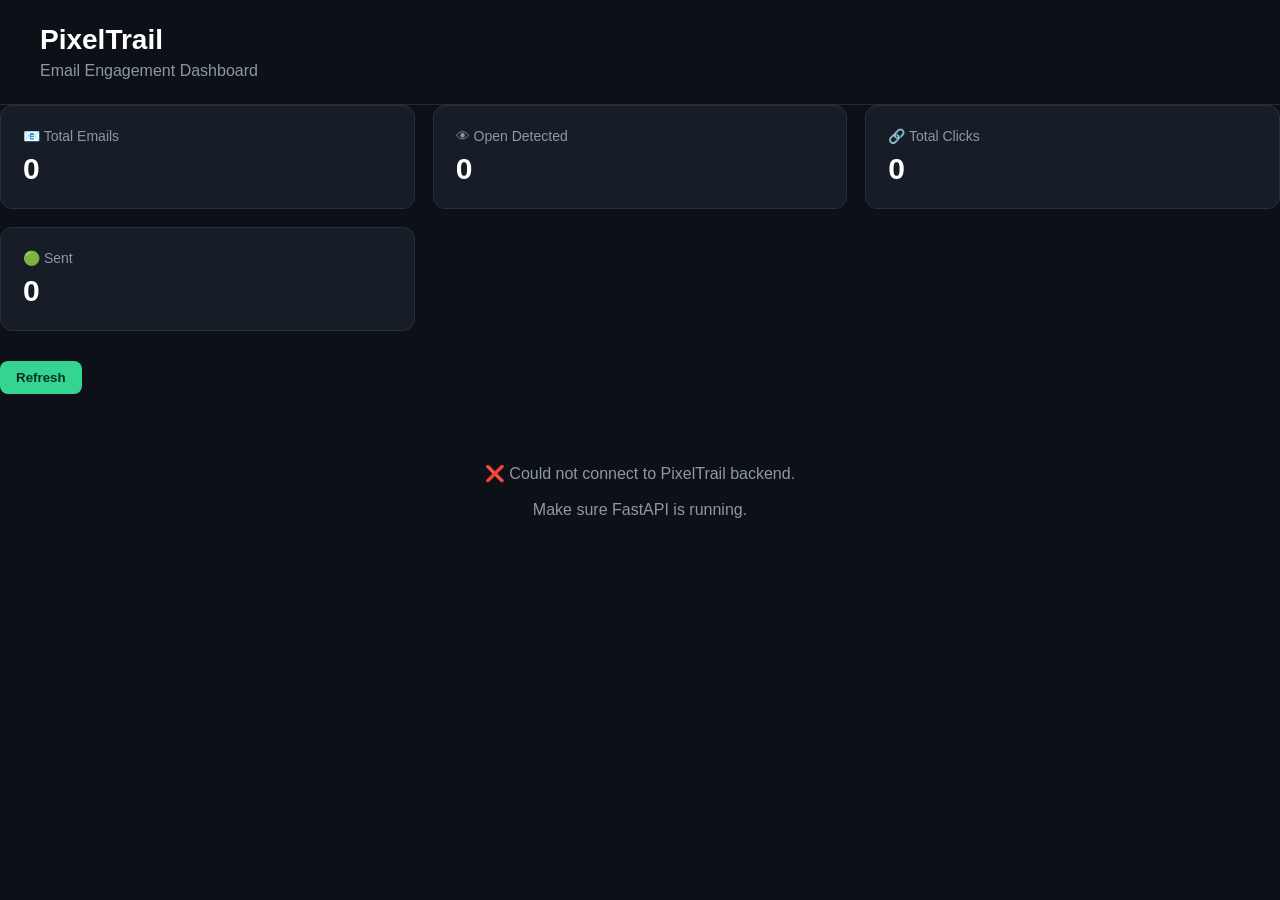
<file: dashboard/index.html>
<!DOCTYPE html>
<html lang="en">
<head>
    <meta charset="UTF-8">
    <meta name="viewport" content="width=device-width, initial-scale=1.0">
    <title>PixelTrail Dashboard</title>

    <style>
        * {
            box-sizing: border-box;
        }

        body {
            margin: 0;
            font-family: Arial, sans-serif;
            background: #0d1117;
            color: #ffffff;
        }

        .header {
            padding: 24px 40px;
            border-bottom: 1px solid #222b35;
        }

        .header h1 {
            margin: 0;
            font-size: 28px;
        }

        .header p {
            margin: 6px 0 0;
            color: #8b98a5;
        }

        .container {
            padding: 30px 40px;
            max-width: 1300px;
            margin: auto;
        }

        .stats {
            display: grid;
            grid-template-columns: repeat(3, 1fr);
            gap: 18px;
            margin-bottom: 30px;
        }

        .stat-card {
            background: #161d26;
            border: 1px solid #26313d;
            border-radius: 12px;
            padding: 22px;
        }

        .stat-title {
            color: #8b98a5;
            font-size: 14px;
        }

        .stat-number {
            font-size: 30px;
            font-weight: bold;
            margin-top: 8px;
        }

        .emails {
            display: flex;
            flex-direction: column;
            gap: 15px;
        }

        .email-card {
            background: #161d26;
            border: 1px solid #26313d;
            border-radius: 12px;
            padding: 22px;
        }

        .email-top {
            display: flex;
            justify-content: space-between;
            gap: 20px;
        }

        .subject {
            font-size: 18px;
            font-weight: bold;
        }

        .recipient {
            margin-top: 5px;
            color: #8b98a5;
            font-size: 14px;
        }

        .status {
            padding: 6px 12px;
            border-radius: 20px;
            font-size: 12px;
            font-weight: bold;
            white-space: nowrap;
        }

        .opened {
            background: #123d2b;
            color: #35d492;
        }

        .sent {
            background: #27313d;
            color: #b8c2cc;
        }

        .details {
            display: grid;
            grid-template-columns: repeat(3, 1fr);
            gap: 15px;
            margin-top: 20px;
        }

        .detail {
            background: #0d1319;
            border-radius: 8px;
            padding: 12px;
        }

        .detail-label {
            color: #788592;
            font-size: 12px;
        }

        .detail-value {
            margin-top: 5px;
            font-size: 13px;
        }

        .empty {
            text-align: center;
            padding: 50px;
            color: #8b98a5;
        }

        .refresh {
            margin-bottom: 20px;
            padding: 9px 16px;
            border: 0;
            border-radius: 8px;
            background: #35d492;
            color: #06301f;
            font-weight: bold;
            cursor: pointer;
        }

        .refresh:hover {
            opacity: 0.9;
        }

        @media (max-width: 700px) {
            .container {
                padding: 20px;
            }

            .stats {
                grid-template-columns: 1fr;
            }

            .details {
                grid-template-columns: 1fr;
            }

            .email-top {
                flex-direction: column;
            }
        }
    </style>
</head>

<body>

    <div class="header">
        <h1>PixelTrail</h1>
        <p>Email Engagement Dashboard</p>
    </div>

   <div class="stats">
    <div class="stat-card">
        <div class="stat-title">📧 Total Emails</div>
        <div class="stat-number" id="totalEmails">0</div>
    </div>

    <div class="stat-card">
        <div class="stat-title">👁 Open Detected</div>
        <div class="stat-number" id="openedEmails">0</div>
    </div>

    <div class="stat-card">
        <div class="stat-title">🔗 Total Clicks</div>
        <div class="stat-number" id="totalClicks">0</div>
    </div>

    <div class="stat-card">
        <div class="stat-title">🟢 Sent</div>
        <div class="stat-number" id="sentEmails">0</div>
    </div>
</div>

        <button class="refresh" onclick="loadEmails()">
            Refresh
        </button>

        <div id="emails" class="emails">
            <div class="empty">
                Loading emails...
            </div>
        </div>

    </div>

    <script>
        const API_URL = "https://pixeltrail.onrender.com";

        async function loadEmails() {

            const emailsContainer = document.getElementById("emails");

            try {

                const response = await fetch(`${API_URL}/emails`);

                if (!response.ok) {
                    throw new Error("Could not fetch emails");
                }

                const data = await response.json();

                const emails = data.emails || [];

                document.getElementById("totalEmails").textContent =
    emails.length;

document.getElementById("openedEmails").textContent =
    emails.filter(email => email.status === "opened").length;

document.getElementById("totalClicks").textContent =
    emails.reduce(
        (total, email) => total + (email.click_count || 0),
        0
    );

document.getElementById("sentEmails").textContent =
    emails.filter(email => email.status === "sent").length;

                if (emails.length === 0) {
                    emailsContainer.innerHTML = `
                        <div class="empty">
                            No tracked emails yet.
                        </div>
                    `;
                    return;
                }

                emailsContainer.innerHTML = emails.map(email => {

                    const isOpened = email.status === "opened";

                    return `
                        <div class="email-card">

                            <div class="email-top">

                                <div>
                                    <div class="subject">
                                        ${escapeHtml(email.subject || "No subject")}
                                    </div>

                                    <div class="recipient">
                                        ${escapeHtml(email.recipient)}
                                    </div>
                                </div>

                                <div class="status ${isOpened ? "opened" : "sent"}">
                                    ${isOpened ? "👁 Open detected" : "🟢 Sent"}
                                </div>

                            </div>

                            <div class="details">

    <div class="detail">
        <div class="detail-label">
            👁 Open count
        </div>

        <div class="detail-value">
            ${email.open_count}
        </div>
    </div>

    <div class="detail">
        <div class="detail-label">
            First opened
        </div>

        <div class="detail-value">
            ${formatDate(email.first_opened_at)}
        </div>
    </div>

    <div class="detail">
        <div class="detail-label">
            Last opened
        </div>

        <div class="detail-value">
            ${formatDate(email.last_opened_at)}
        </div>
    </div>

    <div class="detail">
        <div class="detail-label">
            🔗 Click count
        </div>

        <div class="detail-value">
            ${email.click_count || 0}
        </div>
    </div>

    <div class="detail">
        <div class="detail-label">
            First clicked
        </div>

        <div class="detail-value">
            ${formatDate(email.first_clicked_at)}
        </div>
    </div>

    <div class="detail">
        <div class="detail-label">
            Last clicked
        </div>

        <div class="detail-value">
            ${formatDate(email.last_clicked_at)}
        </div>
    </div>
    <div class="detail">
    <div class="detail-label">
        ✓ Seen confirmed
    </div>

    <div class="detail-value">
        ${email.confirmed_seen_at
            ? formatDate(email.confirmed_seen_at)
            : "Not confirmed yet"}
    </div>
</div>

</div>

                        </div>
                    `;

                }).join("");

            } catch (error) {

                console.error(error);

                emailsContainer.innerHTML = `
                    <div class="empty">
                        ❌ Could not connect to PixelTrail backend.
                        <br><br>
                        Make sure FastAPI is running.
                    </div>
                `;
            }
        }

       function formatDate(dateString) {

    if (!dateString) {
        return "Not yet";
    }

    return new Date(dateString).toLocaleString();
}
        function escapeHtml(value) {

            return String(value)
                .replace(/&/g, "&amp;")
                .replace(/</g, "&lt;")
                .replace(/>/g, "&gt;")
                .replace(/"/g, "&quot;")
                .replace(/'/g, "&#039;");
        }

        loadEmails();
        setInterval(loadEmails, 5000);
    </script>

</body>
</html>
</file>
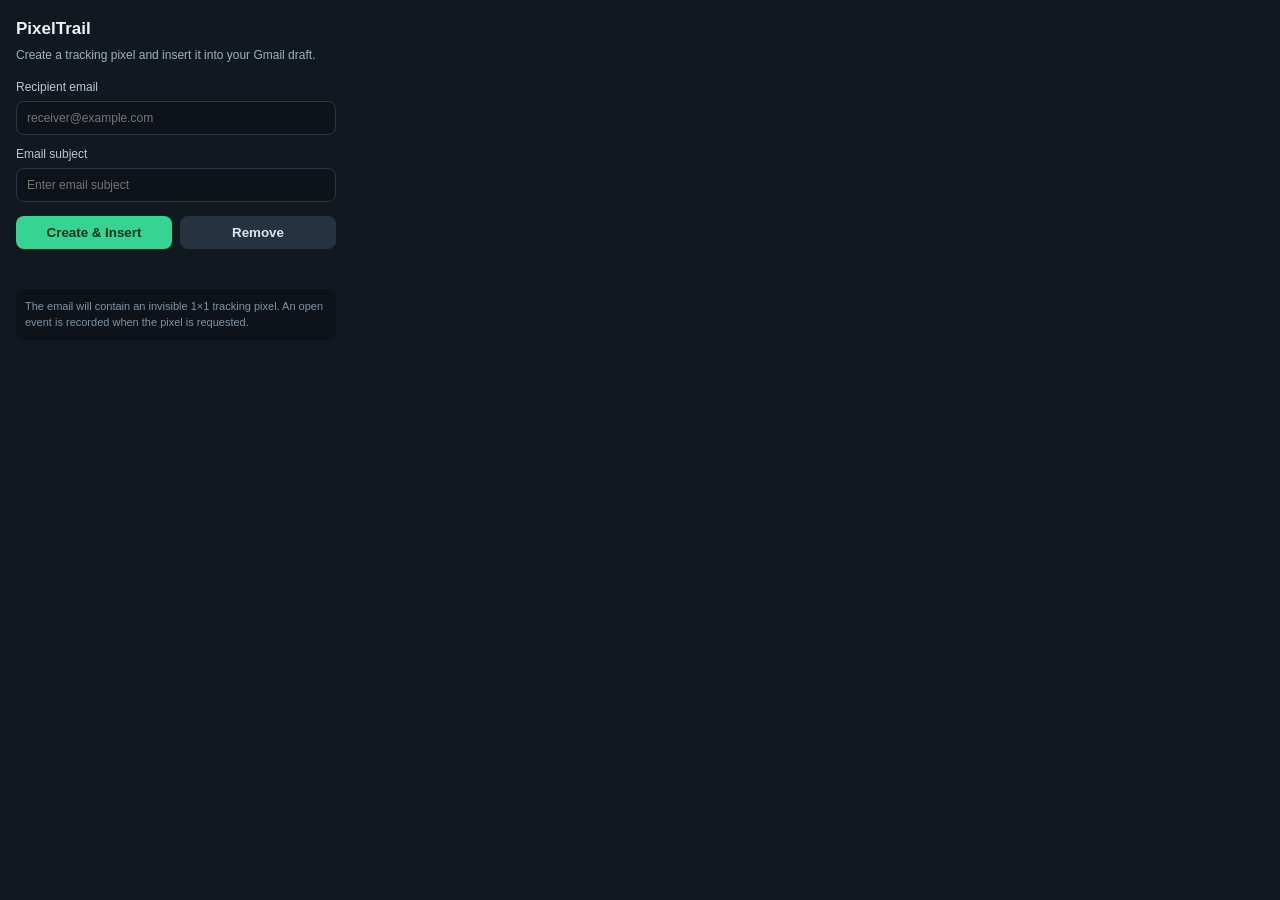
<file: extension/popup.html>
<!doctype html>
<html lang="en">
  <head>
    <meta charset="utf-8" />
    <title>PixelTrail</title>

    <style>
      body {
        margin: 0;
        width: 320px;
        padding: 16px;
        font: 14px/1.5 -apple-system, "Segoe UI", Roboto, sans-serif;
        background: #12181f;
        color: #eef2f6;
      }

      h1 {
        margin: 0 0 4px;
        font-size: 17px;
      }

      p {
        margin: 0 0 14px;
        color: #9fb0bf;
        font-size: 12px;
      }

      label {
        display: block;
        margin: 10px 0 5px;
        font-size: 12px;
        color: #b9c6d1;
      }

      input {
        width: 100%;
        box-sizing: border-box;
        padding: 9px 10px;
        border-radius: 8px;
        border: 1px solid #2b3642;
        background: #0d1319;
        color: #eef2f6;
        font-size: 12px;
        outline: none;
      }

      input:focus {
        border-color: #35d492;
      }

      .row {
        display: flex;
        gap: 8px;
        margin-top: 14px;
      }

      button {
        flex: 1;
        padding: 9px 10px;
        border-radius: 8px;
        border: 0;
        font-weight: 600;
        cursor: pointer;
      }

      #insert {
        background: #35d492;
        color: #06301f;
      }

      #remove {
        background: #263240;
        color: #dbe5ee;
      }

      #status {
        margin-top: 10px;
        font-size: 12px;
        min-height: 18px;
        color: #35d492;
      }

      .info {
        margin-top: 12px;
        padding: 9px;
        border-radius: 8px;
        background: #0d1319;
        color: #8193a3;
        font-size: 11px;
      }
    </style>
  </head>

  <body>

    <h1>PixelTrail</h1>

    <p>
      Create a tracking pixel and insert it into your Gmail draft.
    </p>

    <label for="recipient">Recipient email</label>
    <input
      id="recipient"
      type="email"
      placeholder="receiver@example.com"
    />

    <label for="subject">Email subject</label>
    <input
      id="subject"
      type="text"
      placeholder="Enter email subject"
    />

    <div class="row">
      <button id="insert">Create & Insert</button>
      <button id="remove">Remove</button>
    </div>

    <div id="status"></div>

    <div class="info">
      The email will contain an invisible 1×1 tracking pixel.
      An open event is recorded when the pixel is requested.
    </div>

    <script src="popup.js"></script>

  </body>
</html>
</file>
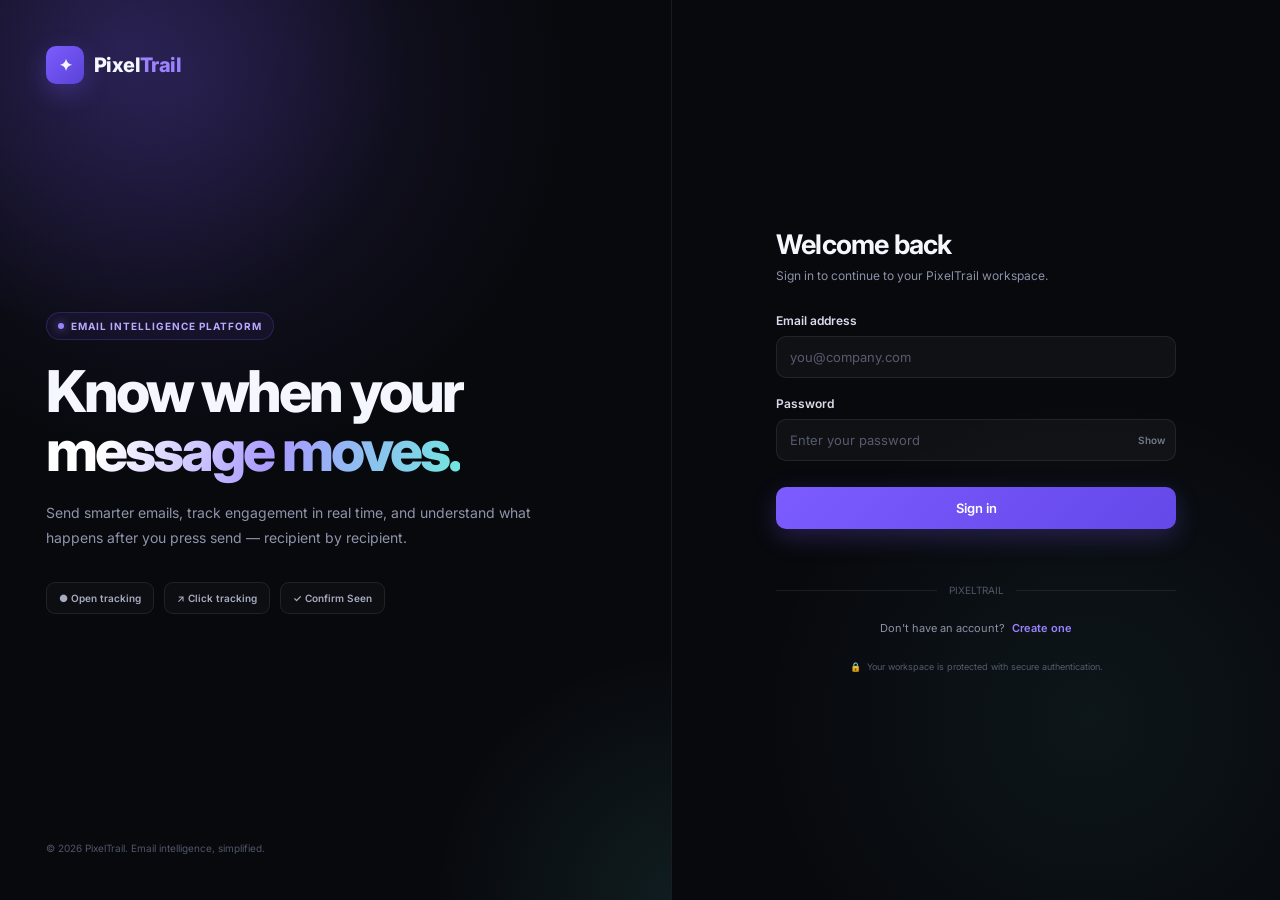
<file: frontend/brevo-accounts.html>
<!DOCTYPE html>
<html lang="en">

<head>
    <meta charset="UTF-8">

    <meta
        name="viewport"
        content="width=device-width, initial-scale=1.0"
    >

    <title>Brevo Accounts — PixelTrail</title>

    <link
        rel="stylesheet"
        href="css/app.css"
    >

    <style>
        /* ==========================================
           BREVO ACCOUNTS PAGE — PIXELTRAIL
        ========================================== */

        .brevo-shell {
            min-height: 100vh;
            background:
                radial-gradient(
                    circle at 85% 8%,
                    rgba(124, 92, 255, 0.10),
                    transparent 28%
                ),
                radial-gradient(
                    circle at 10% 45%,
                    rgba(80, 110, 255, 0.05),
                    transparent 25%
                ),
                var(--bg);
        }

        .brevo-content {
            max-width: 1180px;
            margin: 0 auto;
            padding: 52px 42px 80px;
            min-height: 100vh;
        }

        /* ==========================================
           HEADER
        ========================================== */

        .brevo-header {
            display: flex;
            align-items: flex-end;
            justify-content: space-between;
            gap: 30px;
            margin-bottom: 38px;
        }

        .brevo-title-wrap {
            display: flex;
            flex-direction: column;
            gap: 9px;
        }

        .brevo-eyebrow {
            display: flex;
            align-items: center;
            gap: 8px;
            color: #8f7cff;
            font-size: 11px;
            font-weight: 750;
            letter-spacing: 0.12em;
            text-transform: uppercase;
        }

        .brevo-eyebrow-dot {
            width: 6px;
            height: 6px;
            border-radius: 50%;
            background: #8f7cff;
            box-shadow: 0 0 12px rgba(143, 124, 255, 0.8);
        }

        .brevo-title {
            margin: 0;
            font-size: 34px;
            font-weight: 780;
            letter-spacing: -1px;
            color: #fff;
            line-height: 1.1;
        }

        .brevo-subtitle {
            margin: 0;
            color: #8f96aa;
            font-size: 14px;
            line-height: 1.6;
        }

        .add-account-btn {
            flex-shrink: 0;
            border: 0;
            border-radius: 12px;
            padding: 13px 19px;
            background: linear-gradient(
                135deg,
                #7c5cff,
                #9b82ff
            );
            color: #fff;
            font-size: 13px;
            font-weight: 750;
            cursor: pointer;
            box-shadow:
                0 12px 30px rgba(124, 92, 255, 0.22);
            transition:
                transform 0.2s ease,
                box-shadow 0.2s ease;
        }

        .add-account-btn:hover {
            transform: translateY(-2px);
            box-shadow:
                0 16px 38px rgba(124, 92, 255, 0.32);
        }

        /* ==========================================
           OVERVIEW
        ========================================== */

        .account-overview {
            display: grid;
            grid-template-columns: repeat(3, 1fr);
            gap: 14px;
            margin-bottom: 28px;
        }

        .overview-card {
            display: flex;
            align-items: center;
            gap: 13px;
            padding: 17px 18px;
            border: 1px solid rgba(255,255,255,0.07);
            border-radius: 14px;
            background: rgba(17, 19, 24, 0.72);
            box-shadow: 0 10px 35px rgba(0,0,0,0.10);
        }

        .overview-icon {
            width: 38px;
            height: 38px;
            flex: 0 0 38px;
            display: grid;
            place-items: center;
            border-radius: 11px;
            background: rgba(124, 92, 255, 0.10);
            border: 1px solid rgba(124, 92, 255, 0.17);
            color: #a995ff;
            font-size: 16px;
        }

        .overview-label {
            color: #777f92;
            font-size: 10px;
            font-weight: 700;
            text-transform: uppercase;
            letter-spacing: 0.07em;
            margin-bottom: 4px;
        }

        .overview-value {
            color: #f4f5f8;
            font-size: 16px;
            font-weight: 750;
        }

        /* ==========================================
           SECTION
        ========================================== */

        .accounts-section {
            border: 1px solid rgba(255,255,255,0.07);
            border-radius: 20px;
            background: rgba(14, 16, 21, 0.72);
            box-shadow: 0 22px 70px rgba(0,0,0,0.16);
            overflow: hidden;
        }

        .accounts-section-header {
            display: flex;
            align-items: center;
            justify-content: space-between;
            gap: 20px;
            padding: 22px 24px;
            border-bottom: 1px solid rgba(255,255,255,0.06);
        }

        .section-heading {
            margin: 0 0 5px;
            color: #fff;
            font-size: 15px;
            font-weight: 750;
        }

        .section-description {
            margin: 0;
            color: #737b8e;
            font-size: 12px;
        }

        .section-count {
            padding: 6px 9px;
            border-radius: 999px;
            background: rgba(124, 92, 255, 0.09);
            border: 1px solid rgba(124, 92, 255, 0.16);
            color: #a995ff;
            font-size: 11px;
            font-weight: 700;
        }

        .accounts-grid {
            display: grid;
            grid-template-columns: repeat(
                auto-fill,
                minmax(360px, 1fr)
            );
            gap: 14px;
            padding: 20px;
        }

        /* ==========================================
           ACCOUNT CARD
        ========================================== */

        .account-card {
            position: relative;
            padding: 21px;
            border: 1px solid rgba(255,255,255,0.07);
            border-radius: 16px;
            background:
                linear-gradient(
                    145deg,
                    rgba(23, 25, 32, 0.96),
                    rgba(15, 17, 22, 0.96)
                );
            transition:
                transform 0.2s ease,
                border-color 0.2s ease,
                box-shadow 0.2s ease;
        }

        .account-card:hover {
            transform: translateY(-2px);
            border-color: rgba(124, 92, 255, 0.24);
            box-shadow:
                0 18px 45px rgba(0,0,0,0.20);
        }

        .account-card-top {
            display: flex;
            align-items: flex-start;
            justify-content: space-between;
            gap: 18px;
        }

        .account-identity {
            display: flex;
            align-items: center;
            gap: 13px;
            min-width: 0;
        }

        .account-avatar {
            width: 48px;
            height: 48px;
            flex: 0 0 48px;
            display: grid;
            place-items: center;
            border-radius: 14px;
            background:
                linear-gradient(
                    135deg,
                    rgba(124, 92, 255, 0.22),
                    rgba(155, 130, 255, 0.08)
                );
            border: 1px solid rgba(124, 92, 255, 0.30);
            color: #b9aaff;
            font-size: 18px;
            font-weight: 800;
        }

        .account-name {
            color: #fff;
            font-size: 15px;
            font-weight: 750;
            margin-bottom: 5px;
            overflow: hidden;
            text-overflow: ellipsis;
            white-space: nowrap;
        }

        .account-email {
            color: #858da0;
            font-size: 12px;
            overflow: hidden;
            text-overflow: ellipsis;
            white-space: nowrap;
        }

        .account-status {
            display: inline-flex;
            align-items: center;
            gap: 6px;
            padding: 6px 9px;
            border-radius: 999px;
            font-size: 10px;
            font-weight: 750;
            white-space: nowrap;
        }

        .account-status.connected {
            color: #5ee69b;
            background: rgba(46, 204, 113, 0.09);
            border: 1px solid rgba(46, 204, 113, 0.18);
        }

        .account-status.error {
            color: #ff8585;
            background: rgba(239, 68, 68, 0.09);
            border: 1px solid rgba(239, 68, 68, 0.18);
        }

        .account-description {
            margin-top: 19px;
            padding: 13px 14px;
            border-radius: 11px;
            background: rgba(255,255,255,0.025);
            border: 1px solid rgba(255,255,255,0.045);
            color: #777f92;
            font-size: 11px;
            line-height: 1.55;
        }

        .account-description strong {
            display: block;
            margin-bottom: 3px;
            color: #b8bfce;
            font-size: 11px;
        }

        .account-divider {
            height: 1px;
            background: rgba(255,255,255,0.06);
            margin: 18px 0;
        }

        .account-usage {
    margin-top: 16px;
}

.account-usage-header {
    display: flex;
    justify-content: space-between;
    align-items: center;
    margin-bottom: 8px;
    font-size: 13px;
    color: #a9a9c7;
}

.account-usage-header span:last-child {
    color: #ffffff;
    font-weight: 600;
}

.account-usage-bar {
    width: 100%;
    height: 7px;
    background: #252536;
    border-radius: 999px;
    overflow: hidden;
}

.account-usage-progress {
    height: 100%;
    background: linear-gradient(
        90deg,
        #7c3aed,
        #a855f7
    );
    border-radius: 999px;
    transition: width 0.3s ease;
}

.account-usage-remaining {
    margin-top: 7px;
    font-size: 12px;
    color: #8f8fa8;
}

        .account-footer {
            display: flex;
            align-items: center;
            justify-content: space-between;
            gap: 12px;
        }

        .account-created {
            color: #686f81;
            font-size: 10px;
        }

        .delete-account-btn {
            border: 1px solid rgba(239,68,68,0.20);
            border-radius: 9px;
            padding: 8px 11px;
            background: rgba(239,68,68,0.05);
            color: #e98282;
            font-size: 11px;
            font-weight: 700;
            cursor: pointer;
        }

        .delete-account-btn:hover {
            background: rgba(239,68,68,0.10);
            border-color: rgba(239,68,68,0.35);
        }

        /* ==========================================
           EMPTY STATE
        ========================================== */

        .empty-accounts {
            grid-column: 1 / -1;
            padding: 75px 30px;
            text-align: center;
            color: #8f96aa;
        }

        .empty-accounts-icon {
            width: 58px;
            height: 58px;
            margin: 0 auto 17px;
            display: grid;
            place-items: center;
            border-radius: 17px;
            background: rgba(124, 92, 255, 0.09);
            border: 1px solid rgba(124, 92, 255, 0.18);
            color: #a995ff;
            font-size: 22px;
        }

        .empty-accounts strong {
            display: block;
            color: #fff;
            font-size: 16px;
            margin-bottom: 7px;
        }

        .empty-accounts p {
            max-width: 420px;
            margin: 0 auto;
            font-size: 12px;
            line-height: 1.6;
        }

        /* ==========================================
           INFO CARDS
        ========================================== */

        .account-info-grid {
            display: grid;
            grid-template-columns: repeat(3, 1fr);
            gap: 14px;
            margin-top: 20px;
        }

        .account-info-card {
            padding: 19px;
            border: 1px solid rgba(255,255,255,0.06);
            border-radius: 15px;
            background: rgba(17,19,24,0.62);
        }

        .account-info-icon {
            width: 34px;
            height: 34px;
            display: grid;
            place-items: center;
            margin-bottom: 13px;
            border-radius: 10px;
            background: rgba(124,92,255,0.08);
            border: 1px solid rgba(124,92,255,0.14);
            color: #a995ff;
        }

        .account-info-card h3 {
            margin: 0 0 6px;
            color: #e8eaf0;
            font-size: 12px;
            font-weight: 750;
        }

        .account-info-card p {
            margin: 0;
            color: #6f7789;
            font-size: 11px;
            line-height: 1.55;
        }

        /* ==========================================
           MODAL
        ========================================== */

        .modal-backdrop {
            position: fixed;
            inset: 0;
            z-index: 1000;
            display: none;
            align-items: center;
            justify-content: center;
            padding: 20px;
            background: rgba(0, 0, 0, 0.72);
            backdrop-filter: blur(10px);
        }

        .modal-backdrop.show {
            display: flex;
        }

        .account-modal {
            width: min(460px, 100%);
            padding: 27px;
            border: 1px solid rgba(255,255,255,0.09);
            border-radius: 19px;
            background:
                linear-gradient(
                    145deg,
                    #15171d,
                    #101217
                );
            box-shadow:
                0 30px 90px rgba(0,0,0,0.52);
        }

        .modal-header {
            display: flex;
            align-items: flex-start;
            justify-content: space-between;
            gap: 20px;
            margin-bottom: 24px;
        }

        .modal-title {
            margin: 0 0 6px;
            color: #fff;
            font-size: 20px;
            font-weight: 750;
        }

        .modal-subtitle {
            margin: 0;
            color: #858c9e;
            font-size: 12px;
            line-height: 1.5;
        }

        .modal-close {
            width: 34px;
            height: 34px;
            border: 1px solid var(--border);
            border-radius: 9px;
            background: rgba(255,255,255,0.03);
            color: #9da4b5;
            cursor: pointer;
            font-size: 18px;
        }

        .form-group {
            margin-bottom: 17px;
        }

        .form-label {
            display: block;
            margin-bottom: 8px;
            color: #c9ceda;
            font-size: 12px;
            font-weight: 650;
        }

        .form-input {
            width: 100%;
            box-sizing: border-box;
            padding: 12px 13px;
            border: 1px solid var(--border);
            border-radius: 10px;
            outline: none;
            background: rgba(255,255,255,0.035);
            color: #fff;
            font-size: 14px;
        }

        .form-input:focus {
            border-color: rgba(124,92,255,0.60);
            box-shadow:
                0 0 0 3px rgba(124,92,255,0.10);
        }

        .modal-note {
            margin-top: 6px;
            color: #70788b;
            font-size: 11px;
            line-height: 1.5;
        }

        .modal-actions {
            display: flex;
            justify-content: flex-end;
            gap: 10px;
            margin-top: 24px;
        }

        .modal-btn {
            border-radius: 10px;
            padding: 10px 15px;
            font-size: 13px;
            font-weight: 700;
            cursor: pointer;
        }

        .modal-btn.cancel {
            border: 1px solid var(--border);
            background: transparent;
            color: #a8afbf;
        }

        .modal-btn.primary {
            border: 0;
            background: linear-gradient(
                135deg,
                #7c5cff,
                #9b82ff
            );
            color: #fff;
        }

        .modal-btn:disabled {
            opacity: 0.55;
            cursor: not-allowed;
        }

        /* ==========================================
           TOAST
        ========================================== */

        .account-toast {
            position: fixed;
            right: 24px;
            bottom: 24px;
            z-index: 2000;
            max-width: 360px;
            padding: 13px 16px;
            border-radius: 11px;
            border: 1px solid var(--border);
            background: #17191f;
            color: #e9ecf4;
            font-size: 13px;
            box-shadow: 0 18px 50px rgba(0,0,0,0.30);
            transform: translateY(20px);
            opacity: 0;
            pointer-events: none;
            transition:
                opacity 0.2s ease,
                transform 0.2s ease;
        }

        .account-toast.show {
            opacity: 1;
            transform: translateY(0);
        }

        .account-toast.error {
            border-color: rgba(239,68,68,0.35);
        }

        /* ==========================================
           RESPONSIVE
        ========================================== */

        @media (max-width: 900px) {
            .brevo-content {
                padding: 32px 20px 60px;
            }

            .account-overview,
            .account-info-grid {
                grid-template-columns: 1fr;
            }

            .accounts-grid {
                grid-template-columns: 1fr;
            }
        }

        @media (max-width: 620px) {
            .brevo-header {
                align-items: stretch;
                flex-direction: column;
            }

            .add-account-btn {
                width: 100%;
            }

            .brevo-title {
                font-size: 29px;
            }

            .accounts-section-header {
                align-items: flex-start;
                flex-direction: column;
            }

            .account-card-top {
                flex-direction: column;
            }

            .account-footer {
                align-items: flex-start;
                flex-direction: column;
            }

            .delete-account-btn {
                width: 100%;
            }
        }
    </style>
</head>

<body>

<div class="brevo-shell">

    <main class="brevo-content">

        <!-- ==========================================
             HEADER
        ========================================== -->

        <div class="brevo-header">

            <div class="brevo-title-wrap">

                <button
                    type="button"
                    onclick="window.location.href='dashboard.html'"
                    style="
                        display:flex;
                        align-items:center;
                        gap:8px;
                        width:max-content;
                        margin-bottom:18px;
                        padding:10px 14px;
                        border:1px solid var(--border);
                        border-radius:10px;
                        background:var(--surface);
                        color:var(--text);
                        font-size:13px;
                        font-weight:600;
                        cursor:pointer;
                    "
                >
                    ← Back to Overview
                </button>

                <div class="brevo-eyebrow">
                    <span class="brevo-eyebrow-dot"></span>
                    Sending infrastructure
                </div>

                <h1 class="brevo-title">
                    Brevo Accounts
                </h1>

                <p class="brevo-subtitle">
                    Connect and manage the Brevo accounts used by PixelTrail.
                </p>

            </div>

            <button
                class="add-account-btn"
                onclick="openAddAccountModal()"
            >
                + Add Brevo Account
            </button>

        </div>


        <!-- ==========================================
             OVERVIEW
        ========================================== -->

        <div class="account-overview">

            <div class="overview-card">

                <div class="overview-icon">
                    ⚡
                </div>

                <div>
                    <div class="overview-label">
                        Total Accounts
                    </div>

                    <div
                        class="overview-value"
                        id="totalAccountsCount"
                    >
                        —
                    </div>
                </div>

            </div>


            <div class="overview-card">

                <div class="overview-icon">
                    ✓
                </div>

                <div>
                    <div class="overview-label">
                        Connected
                    </div>

                    <div
                        class="overview-value"
                        id="connectedAccountsCount"
                    >
                        —
                    </div>
                </div>

            </div>


            <div class="overview-card">

                <div class="overview-icon">
                    ◉
                </div>

                <div>
                    <div class="overview-label">
                        Available for Sending
                    </div>

                    <div
                        class="overview-value"
                        id="sendingAccountsCount"
                    >
                        —
                    </div>
                </div>

            </div>

        </div>


        <!-- ==========================================
             ACCOUNTS SECTION
        ========================================== -->

        <section class="accounts-section">

            <div class="accounts-section-header">

                <div>

                    <h2 class="section-heading">
                        Connected Brevo accounts
                    </h2>

                    <p class="section-description">
                        Each connected account can be used as a separate
                        sending source for PixelTrail campaigns.
                    </p>

                </div>

                <span
                    class="section-count"
                    id="accountSectionCount"
                >
                    0 accounts
                </span>

            </div>


            <div
                id="accountsContainer"
                class="accounts-grid"
            ></div>

        </section>


        <!-- ==========================================
             INFORMATION CARDS
        ========================================== -->

        <div class="account-info-grid">

            <div class="account-info-card">

                <div class="account-info-icon">
                    🔐
                </div>

                <h3>
                    API key protected
                </h3>

                <p>
                    Your Brevo API key stays on the PixelTrail backend
                    and is never displayed in the account list.
                </p>

            </div>


            <div class="account-info-card">

                <div class="account-info-icon">
                    ✓
                </div>

                <h3>
                    Verified connection
                </h3>

                <p>
                    PixelTrail validates the Brevo API key before
                    saving the account.
                </p>

            </div>


            <div class="account-info-card">

                <div class="account-info-icon">
                    ⚡
                </div>

                <h3>
                    Multiple sending sources
                </h3>

                <p>
                    Multiple Brevo accounts can be connected and
                    selected for future campaign sending.
                </p>

            </div>

        </div>

    </main>

</div>


<!-- ==========================================
     ADD BREVO ACCOUNT MODAL
========================================== -->

<div
    id="accountModalBackdrop"
    class="modal-backdrop"
>

    <div class="account-modal">

        <div class="modal-header">

            <div>

                <h2 class="modal-title">
                    Add Brevo Account
                </h2>

                <p class="modal-subtitle">
                    Connect a Brevo account to use as a sending source
                    in PixelTrail.
                </p>

            </div>

            <button
                class="modal-close"
                onclick="closeAddAccountModal()"
                type="button"
            >
                ×
            </button>

        </div>


        <form
            id="accountForm"
            onsubmit="addBrevoAccount(event)"
        >

            <div class="form-group">

                <label
                    class="form-label"
                    for="accountName"
                >
                    Account name
                </label>

                <input
                    id="accountName"
                    class="form-input"
                    type="text"
                    placeholder="Main Brevo"
                    required
                >

            </div>


            <div class="form-group">

                <label
                    class="form-label"
                    for="accountApiKey"
                >
                    Brevo API key
                </label>

                <input
                    id="accountApiKey"
                    class="form-input"
                    type="password"
                    placeholder="xkeysib-..."
                    autocomplete="new-password"
                    required
                >

                <div class="modal-note">
                    Your API key will be validated with Brevo before
                    the account is saved.
                </div>

            </div>


            <div class="form-group">

                <label
                    class="form-label"
                    for="accountSenderEmail"
                >
                    Default sender email
                </label>

                <input
                    id="accountSenderEmail"
                    class="form-input"
                    type="email"
                    placeholder="hello@company.com"
                >

            </div>


            <div class="form-group">

                <label
                    class="form-label"
                    for="accountSenderName"
                >
                    Default sender name
                </label>

                <input
                    id="accountSenderName"
                    class="form-input"
                    type="text"
                    placeholder="PixelTrail"
                >

            </div>


            <div class="modal-actions">

                <button
                    type="button"
                    class="modal-btn cancel"
                    onclick="closeAddAccountModal()"
                >
                    Cancel
                </button>

                <button
                    id="addAccountSubmit"
                    type="submit"
                    class="modal-btn primary"
                >
                    Connect Account
                </button>

            </div>

        </form>

    </div>

</div>


<!-- ==========================================
     TOAST
========================================== -->

<div
    id="accountToast"
    class="account-toast"
></div>


<script>

    const API_URL = window.location.origin;

    let toastTimer;


    // ==========================================
    // AUTHENTICATION
    // ==========================================

    function getToken() {
        return localStorage.getItem(
            "pixeltrail_token"
        );
    }


    function requireAuthentication() {

        const token = getToken();

        if (!token) {
            window.location.href = "login.html";
            return false;
        }

        return true;
    }


    // ==========================================
    // API REQUEST
    // ==========================================

    async function apiRequest(
        endpoint,
        options = {}
    ) {

        const token = getToken();

        if (!token) {
            window.location.href = "login.html";
            return;
        }

        const headers = {
            ...(options.headers || {}),
            "Authorization": `Bearer ${token}`
        };

        if (
            options.body &&
            !headers["Content-Type"]
        ) {
            headers["Content-Type"] =
                "application/json";
        }

        const response = await fetch(
            `${API_URL}${endpoint}`,
            {
                ...options,
                headers
            }
        );

        if (response.status === 401) {

            localStorage.removeItem(
                "pixeltrail_token"
            );

            window.location.href =
                "login.html";

            return;
        }

        let data = {};

        try {
            data = await response.json();
        } catch {
            data = {};
        }

        if (!response.ok) {

            throw new Error(
                data.detail ||
                "Something went wrong."
            );
        }

        return data;
    }


    // ==========================================
    // TOAST
    // ==========================================

    function showAccountToast(
        message,
        isError = false
    ) {

        const toast =
            document.getElementById(
                "accountToast"
            );

        toast.textContent = message;

        toast.classList.toggle(
            "error",
            isError
        );

        toast.classList.add("show");

        clearTimeout(toastTimer);

        toastTimer = setTimeout(() => {

            toast.classList.remove("show");

        }, 3500);
    }


    // ==========================================
    // LOAD ACCOUNTS
    // ==========================================

    async function loadBrevoAccounts() {

        const container =
            document.getElementById(
                "accountsContainer"
            );

        container.innerHTML = `
            <div class="empty-accounts">

                <div class="empty-accounts-icon">
                    ◌
                </div>

                <strong>
                    Loading accounts
                </strong>

                <p>
                    Fetching your connected Brevo accounts...
                </p>

            </div>
        `;

        try {

            const data =
                await apiRequest(
                    "/brevo-accounts"
                );

            const accounts =
                data?.accounts || [];

            const usageData =
    await apiRequest("/brevo-accounts/usage");

const usageAccounts =
    usageData.accounts || [];

const usageMap =
    new Map(
        usageAccounts.map(
            account => [account.id, account]
        )
    );

accounts.forEach(account => {

    const usage =
        usageMap.get(account.id);

    if (usage) {
        account.daily_limit =
            usage.daily_limit;

        account.used =
            usage.used;

        account.remaining =
            usage.remaining;
    }

}); 


            renderBrevoAccounts(accounts);

        } catch (error) {

            container.innerHTML = `
                <div class="empty-accounts">

                    <div class="empty-accounts-icon">
                        !
                    </div>

                    <strong>
                        Unable to load accounts
                    </strong>

                    <p>
                        ${escapeHtml(error.message)}
                    </p>

                </div>
            `;

            showAccountToast(
                error.message,
                true
            );
        }
    }


    // ==========================================
    // RENDER ACCOUNTS
    // ==========================================

    function renderBrevoAccounts(accounts) {

        const container =
            document.getElementById(
                "accountsContainer"
            );

        const totalCount =
            document.getElementById(
                "totalAccountsCount"
            );

        const connectedCount =
            document.getElementById(
                "connectedAccountsCount"
            );

        const sendingCount =
            document.getElementById(
                "sendingAccountsCount"
            );

        const sectionCount =
            document.getElementById(
                "accountSectionCount"
            );


        const connectedAccounts =
            accounts.filter(
                account =>
                    account.status === "connected"
            );


        if (totalCount) {
            totalCount.textContent =
                accounts.length;
        }

        if (connectedCount) {
            connectedCount.textContent =
                connectedAccounts.length;
        }

        if (sendingCount) {
            sendingCount.textContent =
                connectedAccounts.length;
        }

        if (sectionCount) {

            sectionCount.textContent =
                `${accounts.length} ${
                    accounts.length === 1
                        ? "account"
                        : "accounts"
                }`;
        }


        // ------------------------------------------
        // EMPTY STATE
        // ------------------------------------------

        if (!accounts.length) {

            container.innerHTML = `
                <div class="empty-accounts">

                    <div class="empty-accounts-icon">
                        ⚡
                    </div>

                    <strong>
                        No Brevo accounts yet
                    </strong>

                    <p>
                        Connect your first Brevo account
                        to start building multiple
                        sending sources for PixelTrail.
                    </p>

                </div>
            `;

            return;
        }


        // ------------------------------------------
        // ACCOUNT CARDS
        // ------------------------------------------

        container.innerHTML =
            accounts.map(account => {

                const name =
                    account.account_name ||
                    "Unnamed account";

                const email =
                    account.sender_email ||
                    "No default sender";

                const initial =
                    name
                        .charAt(0)
                        .toUpperCase();

                const status =
                    account.status === "connected";

                const createdAt =
                    formatDate(
                        account.created_at
                    );


                const statusHtml =
                    status
                        ? `
                            <span
                                class="account-status connected"
                            >
                                ✓ Connected
                            </span>
                        `
                        : `
                            <span
                                class="account-status error"
                            >
                                ! Error
                            </span>
                        `;


                return `
                    <div class="account-card">

                        <div class="account-card-top">

                            <div class="account-identity">

                                <div class="account-avatar">
                                    ${escapeHtml(initial)}
                                </div>

                                <div>

                                    <div class="account-name">
                                        ${escapeHtml(name)}
                                    </div>

                                    <div class="account-email">
                                        ${escapeHtml(email)}
                                    </div>

                                </div>

                            </div>

                            ${statusHtml}

                        </div>


                        <div class="account-description">

                            <strong>
                                ${status
                                    ? "Ready for sending"
                                    : "Connection issue"}
                            </strong>

                            ${status
                                ? "This Brevo account is connected and can be used as a PixelTrail sending source."
                                : "This account needs attention before it can be used for sending."
                            }

                        </div>


                        <div class="account-usage">

    <div class="account-usage-header">
        <span>Email Usage</span>

        <span>
            ${account.used || 0} /
            ${account.daily_limit || 300}
            used
        </span>
    </div>

    <div class="account-usage-bar">
        <div
            class="account-usage-progress"
            style="width: ${
                Math.min(
                    100,
                    ((account.used || 0) /
                    (account.daily_limit || 300)) * 100
                )
            }%;"
        ></div>
    </div>

    <div class="account-usage-remaining">
        ${account.remaining || 0} emails remaining
    </div>

</div>

<div class="account-divider"></div>


                        <div class="account-footer">

                            <div class="account-created">
                                Added ${escapeHtml(createdAt)}
                            </div>

                            ${account.is_default
    ? ""
    : `
        <button
            class="delete-account-btn"
            onclick="deleteBrevoAccount(${Number(account.id)})"
        >
            Delete
        </button>
    `
}

                        </div>

                    </div>
                `;

            }).join("");
    }


    // ==========================================
    // ADD ACCOUNT MODAL
    // ==========================================

    function openAddAccountModal() {

        const modal =
            document.getElementById(
                "accountModalBackdrop"
            );

        modal.classList.add("show");

        setTimeout(() => {

            document
                .getElementById("accountName")
                .focus();

        }, 50);
    }


    function closeAddAccountModal() {

        const modal =
            document.getElementById(
                "accountModalBackdrop"
            );

        modal.classList.remove("show");

        document
            .getElementById("accountForm")
            .reset();
    }


    // ==========================================
    // ADD BREVO ACCOUNT
    // ==========================================

    async function addBrevoAccount(event) {

        event.preventDefault();


        const accountName =
            document
                .getElementById("accountName")
                .value
                .trim();


        const apiKey =
            document
                .getElementById("accountApiKey")
                .value
                .trim();


        const senderEmail =
            document
                .getElementById("accountSenderEmail")
                .value
                .trim()
                .toLowerCase();


        const senderName =
            document
                .getElementById("accountSenderName")
                .value
                .trim();


        const submitButton =
            document.getElementById(
                "addAccountSubmit"
            );


        if (!accountName || !apiKey) {

            showAccountToast(
                "Please enter an account name and Brevo API key.",
                true
            );

            return;
        }


        submitButton.disabled = true;

        submitButton.textContent =
            "Validating...";


        try {

            const data =
                await apiRequest(
                    "/brevo-accounts",
                    {
                        method: "POST",

                        body: JSON.stringify({
                            account_name: accountName,
                            api_key: apiKey,
                            sender_email:
                                senderEmail || null,
                            sender_name:
                                senderName || null
                        })
                    }
                );


            closeAddAccountModal();


            showAccountToast(
                data.message ||
                "Brevo account connected successfully."
            );


            await loadBrevoAccounts();


        } catch (error) {

            showAccountToast(
                error.message,
                true
            );


        } finally {

            submitButton.disabled = false;

            submitButton.textContent =
                "Connect Account";
        }
    }


    // ==========================================
    // DELETE ACCOUNT
    // ==========================================

    async function deleteBrevoAccount(accountId) {

        const confirmed =
            window.confirm(
                "Are you sure you want to delete this Brevo account from PixelTrail?"
            );


        if (!confirmed) {
            return;
        }


        try {

            const data =
                await apiRequest(
                    `/brevo-accounts/${accountId}`,
                    {
                        method: "DELETE"
                    }
                );


            showAccountToast(
                data.message ||
                "Brevo account deleted."
            );


            await loadBrevoAccounts();


        } catch (error) {

            showAccountToast(
                error.message,
                true
            );
        }
    }


    // ==========================================
    // HELPERS
    // ==========================================

    function formatDate(value) {

        if (!value) {
            return "recently";
        }


        const date =
            new Date(value);


        if (
            Number.isNaN(
                date.getTime()
            )
        ) {
            return "recently";
        }


        return date.toLocaleDateString(
            [],
            {
                month: "short",
                day: "numeric",
                year: "numeric"
            }
        );
    }


    function escapeHtml(value) {

        return String(value)
            .replace(/&/g, "&amp;")
            .replace(/</g, "&lt;")
            .replace(/>/g, "&gt;")
            .replace(/"/g, "&quot;")
            .replace(/'/g, "&#039;");
    }


    // ==========================================
    // MODAL CLOSE
    // ==========================================

    document
        .getElementById(
            "accountModalBackdrop"
        )
        .addEventListener(
            "click",
            function(event) {

                if (
                    event.target === this
                ) {
                    closeAddAccountModal();
                }

            }
        );


    // ==========================================
    // INITIALIZE
    // ==========================================

    if (requireAuthentication()) {
        loadBrevoAccounts();
    }

</script>

</body>
</html>
</file>
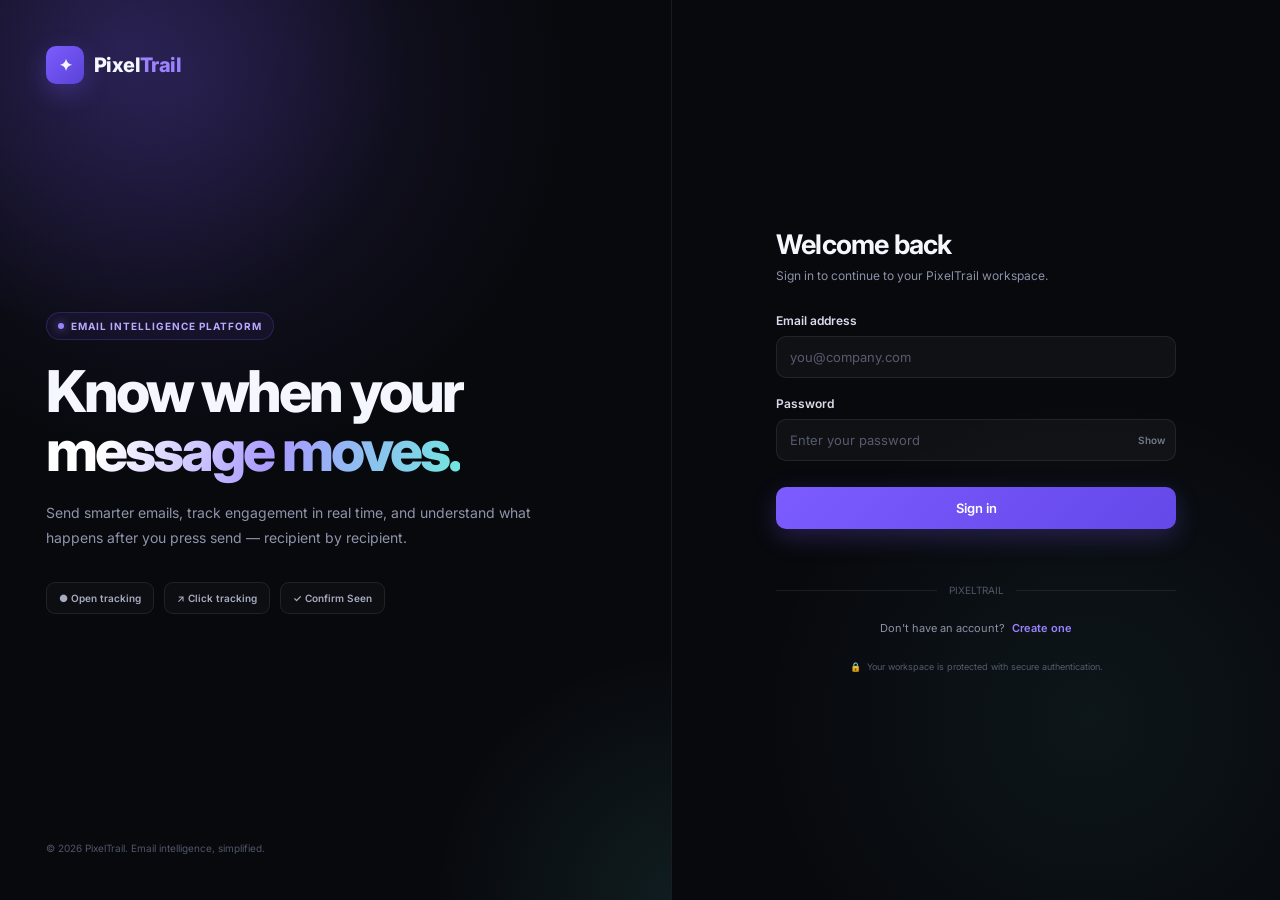
<file: frontend/login.html>
<!DOCTYPE html>
<html lang="en">
<head>
    <meta charset="UTF-8">

    <meta
        name="viewport"
        content="width=device-width, initial-scale=1.0"
    >

    <title>PixelTrail — Sign In</title>

    <link
        rel="stylesheet"
        href="css/app.css"
    >

    <style>
        /* ============================= */
        /* LOGIN PAGE */
        /* ============================= */

        .auth-page {
            min-height: 100vh;

            display: grid;
            grid-template-columns: 1.05fr 0.95fr;

            overflow: hidden;
        }

        /* LEFT SIDE */

        .auth-showcase {
            position: relative;

            display: flex;
            flex-direction: column;
            justify-content: space-between;

            padding: 46px;

            overflow: hidden;

            border-right: 1px solid var(--border);
        }

        .auth-showcase::before {
            content: "";

            position: absolute;

            width: 600px;
            height: 600px;

            top: -250px;
            left: -180px;

            border-radius: 50%;

            background:
                radial-gradient(
                    circle,
                    rgba(124, 92, 255, 0.20),
                    transparent 68%
                );

            pointer-events: none;
        }

        .auth-showcase::after {
            content: "";

            position: absolute;

            width: 500px;
            height: 500px;

            right: -260px;
            bottom: -250px;

            border-radius: 50%;

            background:
                radial-gradient(
                    circle,
                    rgba(94, 231, 223, 0.09),
                    transparent 70%
                );

            pointer-events: none;
        }

        .auth-brand {
            position: relative;
            z-index: 2;

            display: flex;
            align-items: center;
            gap: 10px;
        }

        .auth-brand .logo-mark {
            width: 38px;
            height: 38px;
        }

        .auth-brand-name {
            font-size: 20px;
            font-weight: 800;
            letter-spacing: -0.6px;
        }

        .showcase-content {
            position: relative;
            z-index: 2;

            max-width: 570px;
        }

        .showcase-eyebrow {
            display: inline-flex;
            align-items: center;
            gap: 7px;

            padding: 7px 11px;

            margin-bottom: 22px;

            border: 1px solid rgba(124, 92, 255, 0.22);

            border-radius: 999px;

            background: rgba(124, 92, 255, 0.07);

            color: #b8aaff;

            font-size: 10px;
            font-weight: 700;

            text-transform: uppercase;
            letter-spacing: 1px;
        }

        .showcase-eyebrow::before {
            content: "";

            width: 6px;
            height: 6px;

            border-radius: 50%;

            background: var(--primary-light);

            box-shadow:
                0 0 10px rgba(155, 130, 255, 0.8);
        }

        .showcase-title {
            max-width: 600px;

            font-size: clamp(42px, 4.5vw, 66px);

            line-height: 1.02;

            letter-spacing: -3px;

            font-weight: 800;
        }

        .showcase-title span {
            background:
                linear-gradient(
                    110deg,
                    #ffffff 15%,
                    #a99aff 55%,
                    #6fe9df 100%
                );

            -webkit-background-clip: text;
            background-clip: text;

            color: transparent;
        }

        .showcase-description {
            max-width: 510px;

            margin-top: 22px;

            color: #8e94aa;

            font-size: 14px;

            line-height: 1.75;
        }

        .feature-row {
            display: flex;
            gap: 10px;

            margin-top: 32px;
        }

        .feature-pill {
            padding: 9px 12px;

            border: 1px solid var(--border);

            border-radius: 9px;

            background: rgba(255, 255, 255, 0.025);

            color: #a7acc0;

            font-size: 10px;
            font-weight: 600;
        }

        .showcase-footer {
            position: relative;
            z-index: 2;

            color: #505668;

            font-size: 10px;
        }

        /* RIGHT SIDE */

        .auth-panel {
            display: flex;
            align-items: center;
            justify-content: center;

            padding: 40px;
        }

        .auth-card {
            width: 100%;
            max-width: 400px;
        }

        .auth-heading {
            margin-bottom: 30px;
        }

        .auth-heading h1 {
            font-size: 27px;

            letter-spacing: -0.8px;

            font-weight: 700;
        }

        .auth-heading p {
            margin-top: 7px;

            color: var(--muted);

            font-size: 12px;
        }

        .auth-form {
            margin-top: 26px;
        }

        .password-wrapper {
            position: relative;
        }

        .password-wrapper .input {
            padding-right: 75px;
        }

        .password-toggle {
            position: absolute;

            right: 11px;
            top: 50%;

            transform: translateY(-50%);

            border: 0;

            background: transparent;

            color: #73798c;

            font-size: 10px;
            font-weight: 600;
        }

        .password-toggle:hover {
            color: var(--text);
        }

        .auth-submit {
            width: 100%;

            margin-top: 8px;

            padding: 13px;
        }

        .auth-message {
            min-height: 17px;

            margin-top: 13px;

            text-align: center;

            font-size: 11px;
        }

        .auth-message.error {
            color: var(--danger);
        }

        .auth-message.success {
            color: var(--success);
        }

        .auth-divider {
            display: flex;
            align-items: center;
            gap: 12px;

            margin: 25px 0;

            color: #505668;

            font-size: 10px;
        }

        .auth-divider::before,
        .auth-divider::after {
            content: "";

            flex: 1;

            height: 1px;

            background: var(--border);
        }

        .auth-switch {
            text-align: center;

            color: var(--muted);

            font-size: 11px;
        }

        .auth-switch a {
            margin-left: 4px;

            color: var(--primary-light);

            font-weight: 600;
        }

        .auth-switch a:hover {
            text-decoration: underline;
        }

        .security-note {
            display: flex;
            align-items: center;
            justify-content: center;
            gap: 6px;

            margin-top: 26px;

            color: #555b6d;

            font-size: 9px;
        }

        /* MOBILE */

        @media (max-width: 850px) {

            .auth-page {
                grid-template-columns: 1fr;
            }

            .auth-showcase {
                min-height: 420px;

                padding: 30px;
            }

            .showcase-content {
                margin-top: auto;
            }

            .showcase-title {
                font-size: 43px;
                letter-spacing: -2px;
            }

            .showcase-description {
                font-size: 12px;
            }

            .feature-row {
                flex-wrap: wrap;
            }

            .showcase-footer {
                margin-top: 30px;
            }

            .auth-panel {
                padding: 50px 25px;
            }
        }
    </style>
</head>

<body>

    <main class="auth-page">

        <!-- ========================= -->
        <!-- SHOWCASE -->
        <!-- ========================= -->

        <section class="auth-showcase">

            <div class="auth-brand">

                <div class="logo-mark">
                    <span>✦</span>
                </div>

                <div class="auth-brand-name">
                    Pixel<span style="color:#9b82ff;">Trail</span>
                </div>

            </div>


            <div class="showcase-content">

                <div class="showcase-eyebrow">
                    Email intelligence platform
                </div>

                <h2 class="showcase-title">
                    Know when your
                    <span>message moves.</span>
                </h2>

                <p class="showcase-description">
                    Send smarter emails, track engagement in real time,
                    and understand what happens after you press send —
                    recipient by recipient.
                </p>

                <div class="feature-row">

                    <div class="feature-pill">
                        ● Open tracking
                    </div>

                    <div class="feature-pill">
                        ↗ Click tracking
                    </div>

                    <div class="feature-pill">
                        ✓ Confirm Seen
                    </div>

                </div>

            </div>


            <div class="showcase-footer">
                © 2026 PixelTrail. Email intelligence, simplified.
            </div>

        </section>


        <!-- ========================= -->
        <!-- LOGIN PANEL -->
        <!-- ========================= -->

        <section class="auth-panel">

            <div class="auth-card">

                <div class="auth-heading">

                    <h1>
                        Welcome back
                    </h1>

                    <p>
                        Sign in to continue to your PixelTrail workspace.
                    </p>

                </div>


                <form
                    id="loginForm"
                    class="auth-form"
                >

                    <div class="form-group">

                        <label
                            class="form-label"
                            for="email"
                        >
                            Email address
                        </label>

                        <input
                            class="input"
                            type="email"
                            id="email"
                            name="email"
                            placeholder="you@company.com"
                            autocomplete="email"
                            required
                        >

                    </div>


                    <div class="form-group">

                        <label
                            class="form-label"
                            for="password"
                        >
                            Password
                        </label>

                        <div class="password-wrapper">

                            <input
                                class="input"
                                type="password"
                                id="password"
                                name="password"
                                placeholder="Enter your password"
                                autocomplete="current-password"
                                required
                            >

                            <button
                                type="button"
                                class="password-toggle"
                                id="passwordToggle"
                            >
                                Show
                            </button>

                        </div>

                    </div>


                    <button
                        type="submit"
                        class="btn btn-primary auth-submit"
                        id="loginButton"
                    >
                        Sign in
                    </button>


                    <div
                        id="authMessage"
                        class="auth-message"
                    ></div>

                </form>


                <div class="auth-divider">
                    <span>PIXELTRAIL</span>
                </div>


                <div class="auth-switch">

                    Don't have an account?

                    <a href="register.html">
                        Create one
                    </a>

                </div>


                <div class="security-note">
                    <span>🔒</span>
                    Your workspace is protected with secure authentication.
                </div>

            </div>

        </section>

    </main>


    <script>

        const API_URL =
            window.location.origin;


        const loginForm =
            document.getElementById("loginForm");

        const loginButton =
            document.getElementById("loginButton");

        const authMessage =
            document.getElementById("authMessage");

        const password =
            document.getElementById("password");

        const passwordToggle =
            document.getElementById("passwordToggle");


        /* ============================= */
        /* PASSWORD VISIBILITY */
        /* ============================= */

        passwordToggle.addEventListener(
            "click",
            () => {

                const isPassword =
                    password.type === "password";

                password.type =
                    isPassword
                        ? "text"
                        : "password";

                passwordToggle.textContent =
                    isPassword
                        ? "Hide"
                        : "Show";
            }
        );


        /* ============================= */
        /* LOGIN */
        /* ============================= */

        loginForm.addEventListener(
            "submit",
            async (event) => {

                event.preventDefault();

                authMessage.textContent = "";
                authMessage.className =
                    "auth-message";

                loginButton.disabled = true;

                loginButton.textContent =
                    "Signing in...";


                const email =
                    document
                        .getElementById("email")
                        .value
                        .trim()
                        .toLowerCase();

                const passwordValue =
                    password.value;


                try {

                    const response =
                        await fetch(
                            `${API_URL}/auth/login`,
                            {
                                method: "POST",

                                headers: {
                                    "Content-Type":
                                        "application/json"
                                },

                                body: JSON.stringify({
                                    email: email,
                                    password: passwordValue
                                })
                            }
                        );


                    const data =
                        await response.json();


                    if (!response.ok) {

                        throw new Error(
                            data.detail ||
                            "Unable to sign in."
                        );
                    }


                    /*
                     * Store the JWT locally.
                     * We will use this token for
                     * authenticated API requests.
                     */

                    localStorage.setItem(
                        "pixeltrail_token",
                        data.access_token
                    );

                    localStorage.setItem(
                        "pixeltrail_user_email",
                        data.email
                    );


                    authMessage.textContent =
                        "Login successful. Redirecting...";

                    authMessage.className =
                        "auth-message success";


                    loginButton.textContent =
                        "Success ✓";


                    setTimeout(
                        () => {
                            window.location.href =
                                "dashboard.html";
                        },
                        500
                    );

                } catch (error) {

                    authMessage.textContent =
                        error.message;

                    authMessage.className =
                        "auth-message error";

                    loginButton.disabled = false;

                    loginButton.textContent =
                        "Sign in";
                }

            }
        );

    </script>

</body>
</html>
</file>
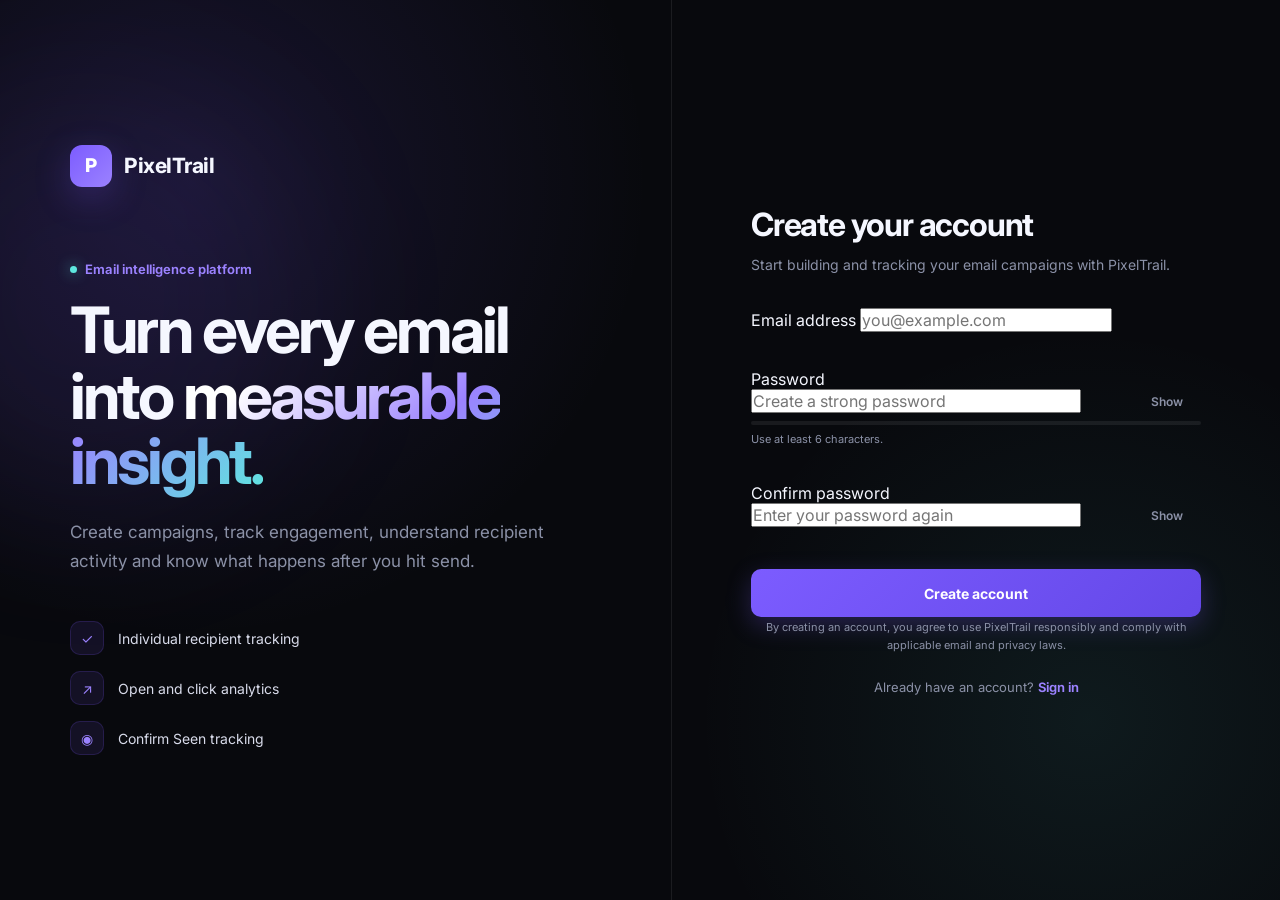
<file: frontend/register.html>
<!DOCTYPE html>
<html lang="en">
<head>
    <meta charset="UTF-8">
    <meta name="viewport" content="width=device-width, initial-scale=1.0">

    <title>Create Account — PixelTrail</title>

    <link rel="stylesheet" href="css/app.css">

    <style>
        .register-page {
            min-height: 100vh;
            display: grid;
            grid-template-columns: 1.05fr 0.95fr;
            background:
                radial-gradient(circle at 15% 20%, rgba(124, 92, 255, 0.14), transparent 35%),
                radial-gradient(circle at 85% 80%, rgba(94, 231, 223, 0.08), transparent 30%),
                var(--bg);
        }

        .register-showcase {
            display: flex;
            flex-direction: column;
            justify-content: center;
            padding: 70px;
            position: relative;
            overflow: hidden;
            border-right: 1px solid var(--border);
        }

        .register-showcase::before {
            content: "";
            position: absolute;
            width: 420px;
            height: 420px;
            border-radius: 50%;
            background: rgba(124, 92, 255, 0.08);
            filter: blur(80px);
            top: 10%;
            left: -120px;
        }

        .brand {
            display: flex;
            align-items: center;
            gap: 12px;
            margin-bottom: 70px;
            position: relative;
            z-index: 1;
        }

        .brand-mark {
            width: 42px;
            height: 42px;
            border-radius: 12px;
            display: grid;
            place-items: center;
            font-size: 19px;
            font-weight: 800;
            color: white;
            background: linear-gradient(135deg, #7c5cff, #9b82ff);
            box-shadow: 0 10px 35px rgba(124, 92, 255, 0.25);
        }

        .brand-name {
            font-size: 21px;
            font-weight: 750;
            letter-spacing: -0.5px;
        }

        .showcase-content {
            position: relative;
            z-index: 1;
            max-width: 620px;
        }

        .eyebrow {
            display: inline-flex;
            align-items: center;
            gap: 8px;
            color: var(--primary-light);
            font-size: 13px;
            font-weight: 650;
            margin-bottom: 20px;
        }

        .eyebrow-dot {
            width: 7px;
            height: 7px;
            border-radius: 50%;
            background: var(--accent);
            box-shadow: 0 0 14px rgba(94, 231, 223, 0.7);
        }

        .showcase-content h1 {
            font-size: clamp(42px, 5vw, 68px);
            line-height: 1.02;
            letter-spacing: -3px;
            margin: 0 0 25px;
            max-width: 650px;
        }

        .gradient-text {
            background: linear-gradient(
                135deg,
                #ffffff 15%,
                #9b82ff 55%,
                #5ee7df
            );
            -webkit-background-clip: text;
            background-clip: text;
            color: transparent;
        }

        .showcase-content > p {
            color: var(--muted);
            font-size: 17px;
            line-height: 1.7;
            max-width: 520px;
            margin: 0;
        }

        .feature-list {
            display: grid;
            gap: 16px;
            margin-top: 45px;
        }

        .feature-item {
            display: flex;
            align-items: center;
            gap: 14px;
            color: #d8dbea;
            font-size: 14px;
        }

        .feature-icon {
            width: 34px;
            height: 34px;
            border-radius: 10px;
            display: grid;
            place-items: center;
            background: rgba(124, 92, 255, 0.1);
            border: 1px solid rgba(124, 92, 255, 0.18);
            color: var(--primary-light);
        }

        .register-panel {
            display: flex;
            align-items: center;
            justify-content: center;
            padding: 40px;
        }

        .register-card {
            width: 100%;
            max-width: 450px;
        }

        .register-header {
            margin-bottom: 32px;
        }

        .register-header h2 {
            margin: 0 0 10px;
            font-size: 32px;
            letter-spacing: -1.2px;
        }

        .register-header p {
            margin: 0;
            color: var(--muted);
            font-size: 14px;
            line-height: 1.6;
        }

        .register-form {
            display: grid;
            gap: 19px;
        }

        .password-wrapper {
            position: relative;
        }

        .password-wrapper input {
            padding-right: 78px;
        }

        .password-toggle {
            position: absolute;
            right: 12px;
            top: 50%;
            transform: translateY(-50%);
            border: 0;
            background: transparent;
            color: var(--muted);
            cursor: pointer;
            font-size: 12px;
            font-weight: 600;
            padding: 6px;
        }

        .password-toggle:hover {
            color: var(--text);
        }

        .password-strength {
            margin-top: 8px;
            height: 4px;
            border-radius: 10px;
            background: rgba(255,255,255,0.07);
            overflow: hidden;
        }

        .password-strength-bar {
            height: 100%;
            width: 0%;
            border-radius: inherit;
            transition: width 0.25s ease;
            background: var(--danger);
        }

        .password-hint {
            margin-top: 7px;
            color: var(--muted);
            font-size: 11px;
        }

        .register-button {
            width: 100%;
            margin-top: 5px;
            min-height: 48px;
            font-size: 14px;
            font-weight: 700;
        }

        .register-button:disabled {
            opacity: 0.65;
            cursor: not-allowed;
        }

        .message {
            display: none;
            padding: 12px 14px;
            border-radius: 10px;
            font-size: 13px;
            line-height: 1.5;
        }

        .message.error {
            display: block;
            color: #ffb4b4;
            background: rgba(239, 68, 68, 0.08);
            border: 1px solid rgba(239, 68, 68, 0.18);
        }

        .message.success {
            display: block;
            color: #a7f3d0;
            background: rgba(34, 197, 94, 0.08);
            border: 1px solid rgba(34, 197, 94, 0.18);
        }

        .login-link {
            margin-top: 25px;
            text-align: center;
            color: var(--muted);
            font-size: 13px;
        }

        .login-link a {
            color: var(--primary-light);
            text-decoration: none;
            font-weight: 650;
        }

        .login-link a:hover {
            text-decoration: underline;
        }

        .terms {
            margin-top: 2px;
            color: var(--muted);
            font-size: 11px;
            line-height: 1.6;
            text-align: center;
        }

        @media (max-width: 900px) {
            .register-page {
                grid-template-columns: 1fr;
            }

            .register-showcase {
                display: none;
            }

            .register-panel {
                min-height: 100vh;
                padding: 25px;
            }
        }

        @media (max-width: 480px) {
            .register-panel {
                padding: 20px;
            }

            .register-header h2 {
                font-size: 28px;
            }
        }
    </style>
</head>

<body>

<div class="register-page">

    <!-- LEFT SHOWCASE -->
    <section class="register-showcase">

        <div class="brand">
            <div class="brand-mark">P</div>
            <div class="brand-name">PixelTrail</div>
        </div>

        <div class="showcase-content">

            <div class="eyebrow">
                <span class="eyebrow-dot"></span>
                Email intelligence platform
            </div>

            <h1>
                Turn every email into
                <span class="gradient-text">measurable insight.</span>
            </h1>

            <p>
                Create campaigns, track engagement, understand recipient
                activity and know what happens after you hit send.
            </p>

            <div class="feature-list">

                <div class="feature-item">
                    <div class="feature-icon">✓</div>
                    <span>Individual recipient tracking</span>
                </div>

                <div class="feature-item">
                    <div class="feature-icon">↗</div>
                    <span>Open and click analytics</span>
                </div>

                <div class="feature-item">
                    <div class="feature-icon">◉</div>
                    <span>Confirm Seen tracking</span>
                </div>

            </div>

        </div>

    </section>


    <!-- RIGHT REGISTER PANEL -->
    <main class="register-panel">

        <div class="register-card">

            <div class="register-header">
                <h2>Create your account</h2>
                <p>
                    Start building and tracking your email campaigns with
                    PixelTrail.
                </p>
            </div>

            <form id="registerForm" class="register-form">

                <!-- EMAIL -->
                <div class="form-group">
                    <label for="email">Email address</label>

                    <input
                        type="email"
                        id="email"
                        name="email"
                        placeholder="you@example.com"
                        autocomplete="email"
                        required
                    >
                </div>


                <!-- PASSWORD -->
                <div class="form-group">

                    <label for="password">Password</label>

                    <div class="password-wrapper">

                        <input
                            type="password"
                            id="password"
                            name="password"
                            placeholder="Create a strong password"
                            autocomplete="new-password"
                            minlength="6"
                            required
                        >

                        <button
                            type="button"
                            class="password-toggle"
                            onclick="togglePassword('password', this)"
                        >
                            Show
                        </button>

                    </div>

                    <div class="password-strength">
                        <div
                            id="strengthBar"
                            class="password-strength-bar"
                        ></div>
                    </div>

                    <div id="passwordHint" class="password-hint">
                        Use at least 6 characters.
                    </div>

                </div>


                <!-- CONFIRM PASSWORD -->
                <div class="form-group">

                    <label for="confirmPassword">
                        Confirm password
                    </label>

                    <div class="password-wrapper">

                        <input
                            type="password"
                            id="confirmPassword"
                            name="confirmPassword"
                            placeholder="Enter your password again"
                            autocomplete="new-password"
                            required
                        >

                        <button
                            type="button"
                            class="password-toggle"
                            onclick="togglePassword('confirmPassword', this)"
                        >
                            Show
                        </button>

                    </div>

                </div>


                <!-- MESSAGE -->
                <div id="message" class="message"></div>


                <!-- BUTTON -->
                <button
                    type="submit"
                    id="registerButton"
                    class="btn btn-primary register-button"
                >
                    Create account
                </button>

            </form>


            <div class="terms">
                By creating an account, you agree to use PixelTrail
                responsibly and comply with applicable email and privacy laws.
            </div>


            <div class="login-link">
                Already have an account?
                <a href="login.html">Sign in</a>
            </div>

        </div>

    </main>

</div>


<script>

    const API_URL = window.location.origin;

    const registerForm = document.getElementById("registerForm");
    const registerButton = document.getElementById("registerButton");
    const message = document.getElementById("message");

    const emailInput = document.getElementById("email");
    const passwordInput = document.getElementById("password");
    const confirmPasswordInput =
        document.getElementById("confirmPassword");

    const strengthBar = document.getElementById("strengthBar");
    const passwordHint = document.getElementById("passwordHint");


    // --------------------------------
    // SHOW / HIDE PASSWORD
    // --------------------------------

    function togglePassword(inputId, button) {

        const input = document.getElementById(inputId);

        if (input.type === "password") {

            input.type = "text";
            button.textContent = "Hide";

        } else {

            input.type = "password";
            button.textContent = "Show";

        }
    }


    // --------------------------------
    // PASSWORD STRENGTH
    // --------------------------------

    passwordInput.addEventListener("input", () => {

        const password = passwordInput.value;

        let strength = 0;

        if (password.length >= 6) {
            strength += 25;
        }

        if (password.length >= 8) {
            strength += 25;
        }

        if (/[A-Z]/.test(password)) {
            strength += 15;
        }

        if (/[0-9]/.test(password)) {
            strength += 15;
        }

        if (/[^A-Za-z0-9]/.test(password)) {
            strength += 20;
        }

        strengthBar.style.width = `${strength}%`;

        if (password.length === 0) {

            passwordHint.textContent =
                "Use at least 6 characters.";

        } else if (strength < 50) {

            passwordHint.textContent =
                "Weak password. Add numbers or uppercase letters.";

        } else if (strength < 75) {

            passwordHint.textContent =
                "Good password. You can make it stronger.";

        } else {

            passwordHint.textContent =
                "Strong password.";

        }

    });


    // --------------------------------
    // MESSAGE
    // --------------------------------

    function showMessage(text, type) {

        message.textContent = text;

        message.className = `message ${type}`;

    }


    // --------------------------------
    // REGISTER
    // --------------------------------

    registerForm.addEventListener("submit", async (event) => {

        event.preventDefault();

        const email = emailInput.value.trim().toLowerCase();
        const password = passwordInput.value;
        const confirmPassword = confirmPasswordInput.value;


        // Basic validation

        if (!email || !password || !confirmPassword) {

            showMessage(
                "Please fill in all fields.",
                "error"
            );

            return;
        }


        if (password.length < 6) {

            showMessage(
                "Password must contain at least 6 characters.",
                "error"
            );

            return;
        }


        if (password !== confirmPassword) {

            showMessage(
                "Passwords do not match.",
                "error"
            );

            return;
        }


        registerButton.disabled = true;
        registerButton.textContent = "Creating account...";

        message.className = "message";


        try {

            const response = await fetch(
                `${API_URL}/auth/register`,
                {
                    method: "POST",

                    headers: {
                        "Content-Type": "application/json"
                    },

                    body: JSON.stringify({
                        email: email,
                        password: password
                    })
                }
            );


            const data = await response.json();


            if (!response.ok) {

                let errorText =
                    data.detail || "Unable to create account.";

                showMessage(
                    errorText,
                    "error"
                );

                registerButton.disabled = false;
                registerButton.textContent = "Create account";

                return;
            }


            showMessage(
                "Account created successfully. Redirecting to login...",
                "success"
            );


            setTimeout(() => {

                window.location.href = "login.html";

            }, 1200);


        } catch (error) {

            console.error(error);

            showMessage(
                "Could not connect to PixelTrail. Please try again.",
                "error"
            );

            registerButton.disabled = false;
            registerButton.textContent = "Create account";

        }

    });

</script>

</body>
</html>
</file>
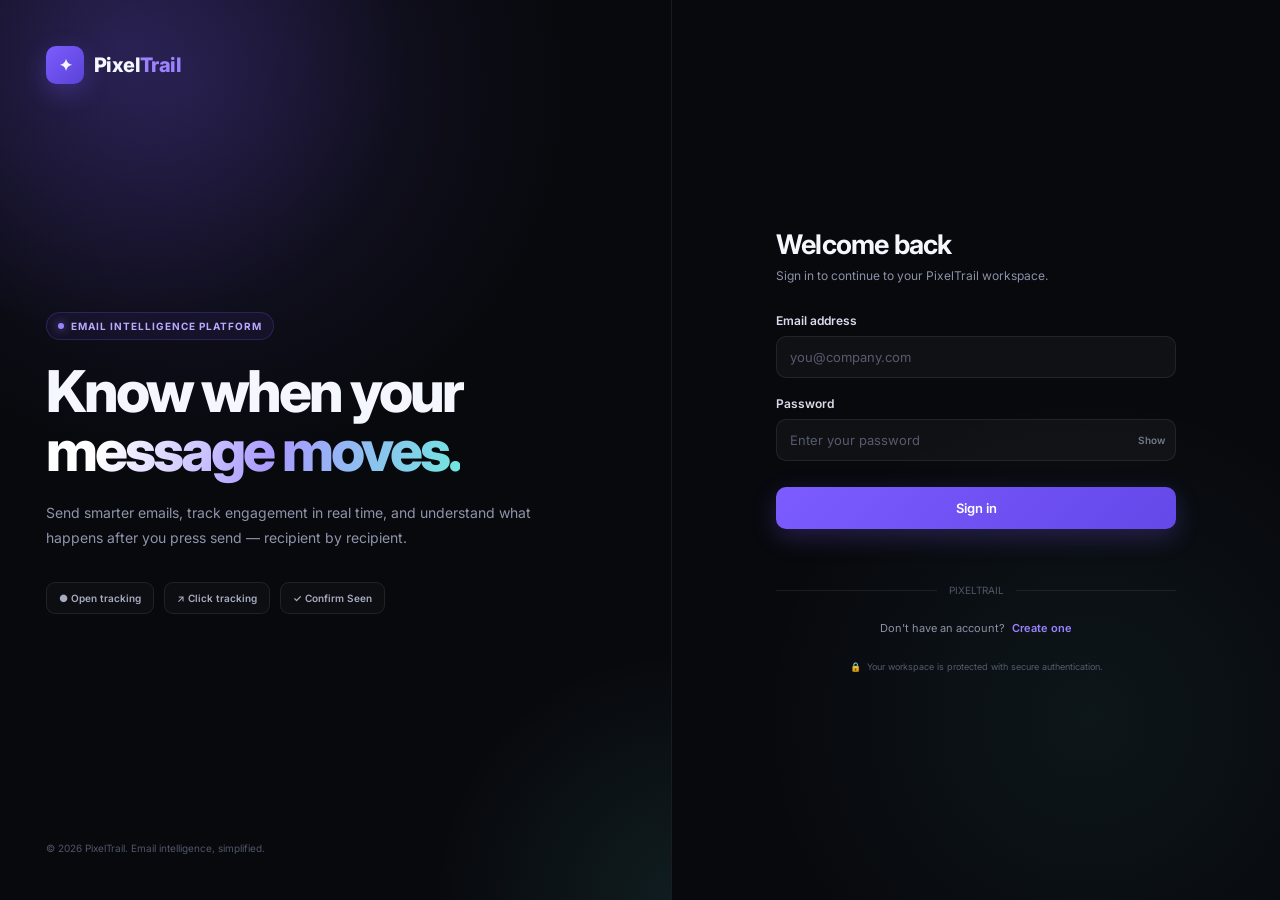
<file: frontend/senders.html>
<!DOCTYPE html>
<html lang="en">
<head>
    <meta charset="UTF-8">

    <meta
        name="viewport"
        content="width=device-width, initial-scale=1.0"
    >

    <title>Senders — PixelTrail</title>

    <link
        rel="stylesheet"
        href="css/app.css"
    >

    <style>
    /* ==========================================
       SENDERS PAGE — PIXELTRAIL
    ========================================== */

    .senders-shell {
        min-height: 100vh;
        background:
            radial-gradient(
                circle at 85% 8%,
                rgba(124, 92, 255, 0.10),
                transparent 28%
            ),
            radial-gradient(
                circle at 10% 45%,
                rgba(80, 110, 255, 0.05),
                transparent 25%
            ),
            var(--bg);
    }

    .senders-content {
        max-width: 1180px;
        margin: 0 auto;
        padding: 52px 42px 80px;
        min-height: 100vh;
    }


    /* ==========================================
       HEADER
    ========================================== */

    .senders-header {
        display: flex;
        align-items: flex-end;
        justify-content: space-between;
        gap: 30px;
        margin-bottom: 38px;
    }

    .senders-title-wrap {
        display: flex;
        flex-direction: column;
        gap: 9px;
    }

    .senders-eyebrow {
        display: flex;
        align-items: center;
        gap: 8px;
        color: #8f7cff;
        font-size: 11px;
        font-weight: 750;
        letter-spacing: 0.12em;
        text-transform: uppercase;
    }

    .senders-eyebrow-dot {
        width: 6px;
        height: 6px;
        border-radius: 50%;
        background: #8f7cff;
        box-shadow: 0 0 12px rgba(143, 124, 255, 0.8);
    }

    .senders-title {
        margin: 0;
        font-size: 34px;
        font-weight: 780;
        letter-spacing: -1px;
        color: #fff;
        line-height: 1.1;
    }

    .senders-subtitle {
        margin: 0;
        color: #8f96aa;
        font-size: 14px;
        line-height: 1.6;
    }

    .add-sender-btn {
        flex-shrink: 0;
        border: 0;
        border-radius: 12px;
        padding: 13px 19px;
        background: linear-gradient(
            135deg,
            #7c5cff,
            #9b82ff
        );
        color: #fff;
        font-size: 13px;
        font-weight: 750;
        cursor: pointer;
        box-shadow:
            0 12px 30px rgba(124, 92, 255, 0.22);
        transition:
            transform 0.2s ease,
            box-shadow 0.2s ease,
            filter 0.2s ease;
    }

    .add-sender-btn:hover {
        transform: translateY(-2px);
        filter: brightness(1.06);
        box-shadow:
            0 16px 38px rgba(124, 92, 255, 0.32);
    }


    /* ==========================================
       OVERVIEW STRIP
    ========================================== */

    .sender-overview {
        display: grid;
        grid-template-columns: repeat(3, 1fr);
        gap: 14px;
        margin-bottom: 28px;
    }

    .overview-card {
        display: flex;
        align-items: center;
        gap: 13px;
        padding: 17px 18px;
        border: 1px solid rgba(255,255,255,0.07);
        border-radius: 14px;
        background: rgba(17, 19, 24, 0.72);
        box-shadow:
            0 10px 35px rgba(0,0,0,0.10);
    }

    .overview-icon {
        width: 38px;
        height: 38px;
        flex: 0 0 38px;
        display: grid;
        place-items: center;
        border-radius: 11px;
        background: rgba(124, 92, 255, 0.10);
        border: 1px solid rgba(124, 92, 255, 0.17);
        color: #a995ff;
        font-size: 16px;
    }

    .overview-label {
        color: #777f92;
        font-size: 10px;
        font-weight: 700;
        text-transform: uppercase;
        letter-spacing: 0.07em;
        margin-bottom: 4px;
    }

    .overview-value {
        color: #f4f5f8;
        font-size: 16px;
        font-weight: 750;
    }


    /* ==========================================
       SECTION
    ========================================== */

    .senders-section {
        border: 1px solid rgba(255,255,255,0.07);
        border-radius: 20px;
        background: rgba(14, 16, 21, 0.72);
        box-shadow:
            0 22px 70px rgba(0,0,0,0.16);
        overflow: hidden;
    }

    .senders-section-header {
        display: flex;
        align-items: center;
        justify-content: space-between;
        gap: 20px;
        padding: 22px 24px;
        border-bottom: 1px solid rgba(255,255,255,0.06);
    }

    .section-heading {
        margin: 0 0 5px;
        color: #fff;
        font-size: 15px;
        font-weight: 750;
    }

    .section-description {
        margin: 0;
        color: #737b8e;
        font-size: 12px;
    }

    .section-count {
        padding: 6px 9px;
        border-radius: 999px;
        background: rgba(124, 92, 255, 0.09);
        border: 1px solid rgba(124, 92, 255, 0.16);
        color: #a995ff;
        font-size: 11px;
        font-weight: 700;
    }

    .senders-grid {
        display: grid;
        grid-template-columns: repeat(
            auto-fill,
            minmax(360px, 1fr)
        );
        gap: 14px;
        padding: 20px;
    }


    /* ==========================================
       SENDER CARD
    ========================================== */

    .sender-card {
        position: relative;
        padding: 21px;
        border: 1px solid rgba(255,255,255,0.07);
        border-radius: 16px;
        background:
            linear-gradient(
                145deg,
                rgba(23, 25, 32, 0.96),
                rgba(15, 17, 22, 0.96)
            );
        transition:
            transform 0.2s ease,
            border-color 0.2s ease,
            box-shadow 0.2s ease;
    }

    .sender-card:hover {
        transform: translateY(-2px);
        border-color: rgba(124, 92, 255, 0.24);
        box-shadow:
            0 18px 45px rgba(0,0,0,0.20);
    }

    .sender-card-top {
        display: flex;
        align-items: flex-start;
        justify-content: space-between;
        gap: 18px;
    }

    .sender-identity {
        display: flex;
        align-items: center;
        gap: 13px;
        min-width: 0;
    }

    .sender-avatar {
        width: 48px;
        height: 48px;
        flex: 0 0 48px;
        display: grid;
        place-items: center;
        border-radius: 14px;
        background:
            linear-gradient(
                135deg,
                rgba(124, 92, 255, 0.22),
                rgba(155, 130, 255, 0.08)
            );
        border: 1px solid rgba(124, 92, 255, 0.30);
        color: #b9aaff;
        font-size: 18px;
        font-weight: 800;
        box-shadow:
            0 8px 24px rgba(124,92,255,0.10);
    }

    .sender-name {
        color: #fff;
        font-size: 15px;
        font-weight: 750;
        margin-bottom: 5px;
        overflow: hidden;
        text-overflow: ellipsis;
        white-space: nowrap;
    }

    .sender-email {
        color: #858da0;
        font-size: 12px;
        overflow: hidden;
        text-overflow: ellipsis;
        white-space: nowrap;
    }

    .sender-status {
        display: inline-flex;
        align-items: center;
        gap: 6px;
        padding: 6px 9px;
        border-radius: 999px;
        font-size: 10px;
        font-weight: 750;
        white-space: nowrap;
    }

    .sender-status.verified {
        color: #5ee69b;
        background: rgba(46, 204, 113, 0.09);
        border: 1px solid rgba(46, 204, 113, 0.18);
    }

    .sender-status.pending {
        color: #f4c96b;
        background: rgba(244, 201, 107, 0.08);
        border: 1px solid rgba(244, 201, 107, 0.18);
    }

    .sender-description {
        margin-top: 19px;
        padding: 13px 14px;
        border-radius: 11px;
        background: rgba(255,255,255,0.025);
        border: 1px solid rgba(255,255,255,0.045);
        color: #777f92;
        font-size: 11px;
        line-height: 1.55;
    }

    .sender-description strong {
        display: block;
        margin-bottom: 3px;
        color: #b8bfce;
        font-size: 11px;
    }

    .sender-card-divider {
        height: 1px;
        background: rgba(255,255,255,0.06);
        margin: 18px 0;
    }

    .sender-card-footer {
        display: flex;
        align-items: center;
        justify-content: space-between;
        gap: 12px;
    }

    .sender-created {
        color: #686f81;
        font-size: 10px;
    }

    .refresh-sender-btn {
        border: 1px solid rgba(255,255,255,0.08);
        border-radius: 9px;
        padding: 8px 11px;
        background: rgba(255,255,255,0.035);
        color: #b9c0d0;
        font-size: 11px;
        font-weight: 700;
        cursor: pointer;
        transition:
            background 0.2s ease,
            border-color 0.2s ease,
            color 0.2s ease;
    }

    .refresh-sender-btn:hover {
        background: rgba(124, 92, 255, 0.09);
        border-color: rgba(124, 92, 255, 0.30);
        color: #d4ceff;
    }

    .refresh-sender-btn:disabled {
        opacity: 0.55;
        cursor: not-allowed;
    }


    /* ==========================================
       EMPTY STATE
    ========================================== */

    .empty-senders {
        grid-column: 1 / -1;
        padding: 75px 30px;
        text-align: center;
        color: #8f96aa;
    }

    .empty-senders-icon {
        width: 58px;
        height: 58px;
        margin: 0 auto 17px;
        display: grid;
        place-items: center;
        border-radius: 17px;
        background: rgba(124, 92, 255, 0.09);
        border: 1px solid rgba(124, 92, 255, 0.18);
        color: #a995ff;
        font-size: 22px;
        box-shadow:
            0 12px 35px rgba(124,92,255,0.08);
    }

    .empty-senders strong {
        display: block;
        color: #fff;
        font-size: 16px;
        margin-bottom: 7px;
    }

    .empty-senders p {
        max-width: 420px;
        margin: 0 auto;
        font-size: 12px;
        line-height: 1.6;
    }


    /* ==========================================
       INFO CARDS
    ========================================== */

    .sender-info-grid {
        display: grid;
        grid-template-columns: repeat(3, 1fr);
        gap: 14px;
        margin-top: 20px;
    }

    .sender-info-card {
        padding: 19px;
        border: 1px solid rgba(255,255,255,0.06);
        border-radius: 15px;
        background: rgba(17,19,24,0.62);
    }

    .sender-info-icon {
        width: 34px;
        height: 34px;
        display: grid;
        place-items: center;
        margin-bottom: 13px;
        border-radius: 10px;
        background: rgba(124,92,255,0.08);
        border: 1px solid rgba(124,92,255,0.14);
        color: #a995ff;
        font-size: 14px;
    }

    .sender-info-card h3 {
        margin: 0 0 6px;
        color: #e8eaf0;
        font-size: 12px;
        font-weight: 750;
    }

    .sender-info-card p {
        margin: 0;
        color: #6f7789;
        font-size: 11px;
        line-height: 1.55;
    }


    /* ==========================================
       MODAL
    ========================================== */

    .modal-backdrop {
        position: fixed;
        inset: 0;
        z-index: 1000;
        display: none;
        align-items: center;
        justify-content: center;
        padding: 20px;
        background: rgba(0, 0, 0, 0.72);
        backdrop-filter: blur(10px);
    }

    .modal-backdrop.show {
        display: flex;
    }

    .sender-modal {
        width: min(460px, 100%);
        padding: 27px;
        border: 1px solid rgba(255,255,255,0.09);
        border-radius: 19px;
        background:
            linear-gradient(
                145deg,
                #15171d,
                #101217
            );
        box-shadow:
            0 30px 90px rgba(0,0,0,0.52);
    }

    .modal-header {
        display: flex;
        align-items: flex-start;
        justify-content: space-between;
        gap: 20px;
        margin-bottom: 24px;
    }

    .modal-title {
        margin: 0 0 6px;
        color: #fff;
        font-size: 20px;
        font-weight: 750;
    }

    .modal-subtitle {
        margin: 0;
        color: #858c9e;
        font-size: 12px;
        line-height: 1.5;
    }

    .modal-close {
        width: 34px;
        height: 34px;
        border: 1px solid var(--border);
        border-radius: 9px;
        background: rgba(255,255,255,0.03);
        color: #9da4b5;
        cursor: pointer;
        font-size: 18px;
    }

    .form-group {
        margin-bottom: 17px;
    }

    .form-label {
        display: block;
        margin-bottom: 8px;
        color: #c9ceda;
        font-size: 12px;
        font-weight: 650;
    }

    .form-input {
        width: 100%;
        box-sizing: border-box;
        padding: 12px 13px;
        border: 1px solid var(--border);
        border-radius: 10px;
        outline: none;
        background: rgba(255,255,255,0.035);
        color: #fff;
        font-size: 14px;
        transition:
            border-color 0.2s ease,
            box-shadow 0.2s ease;
    }

    .form-input:focus {
        border-color: rgba(124,92,255,0.60);
        box-shadow:
            0 0 0 3px rgba(124,92,255,0.10);
    }

    .modal-note {
        margin-top: 6px;
        color: #70788b;
        font-size: 11px;
        line-height: 1.5;
    }

    .modal-actions {
        display: flex;
        justify-content: flex-end;
        gap: 10px;
        margin-top: 24px;
    }

    .modal-btn {
        border-radius: 10px;
        padding: 10px 15px;
        font-size: 13px;
        font-weight: 700;
        cursor: pointer;
    }

    .modal-btn.cancel {
        border: 1px solid var(--border);
        background: transparent;
        color: #a8afbf;
    }

    .modal-btn.primary {
        border: 0;
        background: linear-gradient(
            135deg,
            #7c5cff,
            #9b82ff
        );
        color: #fff;
    }

    .modal-btn:disabled {
        opacity: 0.55;
        cursor: not-allowed;
    }


    /* ==========================================
       TOAST
    ========================================== */

    .sender-toast {
        position: fixed;
        right: 24px;
        bottom: 24px;
        z-index: 2000;
        max-width: 360px;
        padding: 13px 16px;
        border-radius: 11px;
        border: 1px solid var(--border);
        background: #17191f;
        color: #e9ecf4;
        font-size: 13px;
        box-shadow:
            0 18px 50px rgba(0,0,0,0.30);
        transform: translateY(20px);
        opacity: 0;
        pointer-events: none;
        transition:
            opacity 0.2s ease,
            transform 0.2s ease;
    }

    .sender-toast.show {
        opacity: 1;
        transform: translateY(0);
    }

    .sender-toast.error {
        border-color: rgba(239,68,68,0.35);
    }


    /* ==========================================
       RESPONSIVE
    ========================================== */

    @media (max-width: 900px) {
        .senders-content {
            padding: 32px 20px 60px;
        }

        .sender-overview,
        .sender-info-grid {
            grid-template-columns: 1fr;
        }

        .senders-grid {
            grid-template-columns: 1fr;
        }
    }

    @media (max-width: 620px) {
        .senders-header {
            align-items: stretch;
            flex-direction: column;
        }

        .add-sender-btn {
            width: 100%;
        }

        .senders-title {
            font-size: 29px;
        }

        .senders-section-header {
            align-items: flex-start;
            flex-direction: column;
        }

        .sender-card-top {
            flex-direction: column;
        }

        .sender-card-footer {
            align-items: flex-start;
            flex-direction: column;
        }

        .refresh-sender-btn {
            width: 100%;
        }
    }
</style>
    
</head>

<body>

<div class="senders-shell">

    <main class="senders-content">

        <!-- ==========================================
             HEADER
        ========================================== -->

        <div class="senders-header">

    <button
        type="button"
        onclick="window.location.href='dashboard.html'"
        style="
            display:flex;
            align-items:center;
            gap:8px;
            padding:10px 14px;
            border:1px solid var(--border);
            border-radius:10px;
            background:var(--surface);
            color:var(--text);
            font-size:13px;
            font-weight:600;
            cursor:pointer;
        "
    >
        ← Back to Overview
    </button>

    <div class="senders-title-wrap">

                <div class="senders-eyebrow">
                    <span class="senders-eyebrow-dot"></span>
                    Sending identities
                </div>

                <h1 class="senders-title">
                    Senders
                </h1>

                <p class="senders-subtitle">
                    Manage the email addresses you use to send campaigns.
                </p>

            </div>

            <button
                class="add-sender-btn"
                onclick="openAddSenderModal()"
            >
                + Add Sender
            </button>

        </div>


        <!-- ==========================================
             OVERVIEW
        ========================================== -->

        <div class="sender-overview">

            <div class="overview-card">

                <div class="overview-icon">
                    ✉
                </div>

                <div>
                    <div class="overview-label">
                        Total Senders
                    </div>

                    <div
                        class="overview-value"
                        id="totalSendersCount"
                    >
                        —
                    </div>
                </div>

            </div>


            <div class="overview-card">

                <div class="overview-icon">
                    ✓
                </div>

                <div>
                    <div class="overview-label">
                        Verified
                    </div>

                    <div
                        class="overview-value"
                        id="verifiedSendersCount"
                    >
                        —
                    </div>
                </div>

            </div>


            <div class="overview-card">

                <div class="overview-icon">
                    ◌
                </div>

                <div>
                    <div class="overview-label">
                        Pending
                    </div>

                    <div
                        class="overview-value"
                        id="pendingSendersCount"
                    >
                        —
                    </div>
                </div>

            </div>

        </div>


        <!-- ==========================================
             SENDERS SECTION
        ========================================== -->

        <section class="senders-section">

            <div class="senders-section-header">

                <div>

                    <h2 class="section-heading">
                        Sender identities
                    </h2>

                    <p class="section-description">
                        Verified addresses can be selected when creating campaigns.
                    </p>

                </div>

                <span
                    class="section-count"
                    id="senderSectionCount"
                >
                    0 senders
                </span>

            </div>


            <div
                id="sendersContainer"
                class="senders-grid"
            ></div>

        </section>


        <!-- ==========================================
             INFORMATION CARDS
        ========================================== -->

        <div class="sender-info-grid">

            <div class="sender-info-card">

                <div class="sender-info-icon">
                    🛡
                </div>

                <h3>
                    Secure sending
                </h3>

                <p>
                    Only sender addresses you add and verify can be used
                    for PixelTrail campaigns.
                </p>

            </div>


            <div class="sender-info-card">

                <div class="sender-info-icon">
                    ✓
                </div>

                <h3>
                    Verified identity
                </h3>

                <p>
                    Verification confirms that you control the email
                    address being used to send campaigns.
                </p>

            </div>


            <div class="sender-info-card">

                <div class="sender-info-icon">
                    ◉
                </div>

                <h3>
                    Campaign tracking
                </h3>

                <p>
                    Campaign activity such as opens, clicks and confirmations
                    remains connected to each recipient.
                </p>

            </div>

        </div>

    </main>

</div>

</div>


<!-- ==========================================
     ADD SENDER MODAL
========================================== -->

<div
    id="senderModalBackdrop"
    class="modal-backdrop"
>

    <div class="sender-modal">

        <div class="modal-header">

            <div>
                <h2 class="modal-title">
                    Add Sender
                </h2>

                <p class="modal-subtitle">
                    Add the name and email address you want to
                    use when sending campaigns.
                </p>
            </div>

            <button
                class="modal-close"
                onclick="closeAddSenderModal()"
                type="button"
            >
                ×
            </button>

        </div>


        <form
            id="senderForm"
            onsubmit="addSender(event)"
        >

            <div class="form-group">

                <label
                    class="form-label"
                    for="senderName"
                >
                    Sender name
                </label>

                <input
                    id="senderName"
                    class="form-input"
                    type="text"
                    placeholder="Dr. Ravi Kumar"
                    required
                >

            </div>


            <div class="form-group">

                <label
                    class="form-label"
                    for="senderEmail"
                >
                    Sender email
                </label>

                <input
                    id="senderEmail"
                    class="form-input"
                    type="email"
                    placeholder="ravi@company.com"
                    required
                >

                <div class="modal-note">
                    A verification email may be sent to this address.
                    The sender must be verified before it can be used
                    for campaigns.
                </div>

            </div>


            <div class="modal-actions">

                <button
                    type="button"
                    class="modal-btn cancel"
                    onclick="closeAddSenderModal()"
                >
                    Cancel
                </button>

                <button
                    id="addSenderSubmit"
                    type="submit"
                    class="modal-btn primary"
                >
                    Add Sender
                </button>

            </div>

        </form>

    </div>

</div>

<!-- ==========================================
     VERIFY SENDER MODAL
========================================== -->

<div
    id="verifySenderModalBackdrop"
    class="modal-backdrop"
>

    <div class="sender-modal">

        <div class="modal-header">

            <div>

                <h2 class="modal-title">
                    Verify sender
                </h2>

                <p
                    class="modal-subtitle"
                    id="verifySenderSubtitle"
                >
                    Enter the verification code sent to your email address.
                </p>

            </div>

            <button
                class="modal-close"
                onclick="closeVerifySenderModal()"
                type="button"
            >
                ×
            </button>

        </div>


        <form
            id="verifySenderForm"
            onsubmit="verifySender(event)"
        >

            <div class="form-group">

                <label
                    class="form-label"
                    for="senderOtp"
                >
                    Verification code
                </label>

                <input
                    id="senderOtp"
                    class="form-input"
                    type="text"
                    inputmode="numeric"
                    autocomplete="one-time-code"
                    maxlength="6"
                    placeholder="Enter 6-digit code"
                    required
                >

                <div class="modal-note">
                    Enter the 6-digit code sent to your sender email.
                </div>

            </div>


            <div class="modal-actions">

                <button
                    type="button"
                    class="modal-btn cancel"
                    onclick="closeVerifySenderModal()"
                >
                    Cancel
                </button>

                <button
                    id="verifySenderSubmit"
                    type="submit"
                    class="modal-btn primary"
                >
                    Verify Sender
                </button>

            </div>

        </form>

    </div>

</div>

<!-- ==========================================
     TOAST
========================================== -->

<div
    id="senderToast"
    class="sender-toast"
></div>


<script>

    const API_URL = window.location.origin;

    let toastTimer;


    // ==========================================
    // AUTHENTICATION
    // ==========================================

    function getToken() {
        return localStorage.getItem(
            "pixeltrail_token"
        );
    }


    function requireAuthentication() {

        const token = getToken();

        if (!token) {
            window.location.href = "login.html";
            return false;
        }

        return true;
    }


    // ==========================================
    // API REQUEST
    // ==========================================

    async function apiRequest(
        endpoint,
        options = {}
    ) {

        const token = getToken();

        if (!token) {
            window.location.href = "login.html";
            return;
        }

        const headers = {
            ...(options.headers || {}),
            "Authorization": `Bearer ${token}`
        };

        if (
            options.body &&
            !headers["Content-Type"]
        ) {
            headers["Content-Type"] =
                "application/json";
        }

        const response = await fetch(
            `${API_URL}${endpoint}`,
            {
                ...options,
                headers
            }
        );

        if (response.status === 401) {
            localStorage.removeItem(
                "pixeltrail_token"
            );

            window.location.href =
                "login.html";

            return;
        }

        let data = {};

        try {
            data = await response.json();
        } catch {
            data = {};
        }

        if (!response.ok) {
            throw new Error(
                data.detail ||
                "Something went wrong."
            );
        }

        return data;
    }


    // ==========================================
    // TOAST
    // ==========================================

    function showSenderToast(
        message,
        isError = false
    ) {

        const toast =
            document.getElementById(
                "senderToast"
            );

        toast.textContent = message;

        toast.classList.toggle(
            "error",
            isError
        );

        toast.classList.add("show");

        clearTimeout(toastTimer);

        toastTimer = setTimeout(() => {

            toast.classList.remove("show");

        }, 3500);
    }


    // ==========================================
    // LOAD SENDERS
    // ==========================================

    async function loadSenders() {

        const container =
            document.getElementById(
                "sendersContainer"
            );

        container.innerHTML = `
            <div class="empty-senders">

                <div class="empty-senders-icon">
                    ◌
                </div>

                <strong>
                    Loading senders
                </strong>

                <p>
                    Fetching your sending identities...
                </p>

            </div>
`;

        try {

            const data =
                await apiRequest("/senders");

            const senders =
                data?.senders || [];

            renderSenders(senders);

        } catch (error) {

            container.innerHTML = `
                <div class="empty-senders">
                    <div class="empty-senders-icon">
                        !
                    </div>

                    <strong>
                        Unable to load senders
                    </strong>

                    <p>
                        ${escapeHtml(error.message)}
                    </p>
                </div>
            `;

            showSenderToast(
                error.message,
                true
            );
        }
    }


    // ==========================================
    // RENDER SENDERS
    // ==========================================

    // ==========================================
// RENDER SENDERS
// ==========================================

function renderSenders(senders) {

    const container =
        document.getElementById(
            "sendersContainer"
        );

    const totalCount =
        document.getElementById(
            "totalSendersCount"
        );

    const verifiedCount =
        document.getElementById(
            "verifiedSendersCount"
        );

    const pendingCount =
        document.getElementById(
            "pendingSendersCount"
        );

    const sectionCount =
        document.getElementById(
            "senderSectionCount"
        );


    const verifiedSenders =
        senders.filter(
            sender => Boolean(sender.verified)
        );

    const pendingSenders =
        senders.filter(
            sender => !Boolean(sender.verified)
        );


    // ------------------------------------------
    // UPDATE OVERVIEW
    // ------------------------------------------

    if (totalCount) {
        totalCount.textContent =
            senders.length;
    }

    if (verifiedCount) {
        verifiedCount.textContent =
            verifiedSenders.length;
    }

    if (pendingCount) {
        pendingCount.textContent =
            pendingSenders.length;
    }

    if (sectionCount) {

        sectionCount.textContent =
            `${senders.length} ${
                senders.length === 1
                    ? "sender"
                    : "senders"
            }`;
    }


    // ------------------------------------------
    // EMPTY STATE
    // ------------------------------------------

    if (!senders.length) {

        container.innerHTML = `
            <div class="empty-senders">

                <div class="empty-senders-icon">
                    ✉
                </div>

                <strong>
                    No senders yet
                </strong>

                <p>
                    Add your first sender to start
                    sending campaigns from your own email.
                </p>

            </div>
        `;

        return;
    }


    // ------------------------------------------
    // RENDER CARDS
    // ------------------------------------------

    container.innerHTML =
        senders.map(sender => {

            const verified =
                Boolean(sender.verified);

            const name =
                sender.name ||
                "Unnamed sender";

            const email =
                sender.email ||
                "Unknown email";

            const initial =
                name
                    .charAt(0)
                    .toUpperCase();

            const createdAt =
                formatDate(
                    sender.created_at
                );


            const statusHtml =
                verified
                    ? `
                        <span class="sender-status verified">
                            ✓ Verified
                        </span>
                    `
                    : `
                        <span class="sender-status pending">
                            ○ Pending
                        </span>
                    `;


            const descriptionHtml =
                verified
                    ? `
                        <div class="sender-description">
                            <strong>
                                Ready to send
                            </strong>

                            This sender is verified and can
                            be used for campaigns.
                        </div>
                    `
                    : `
                        <div class="sender-description">
                            <strong>
                                Verification required
                            </strong>

                            Check your sender email and complete
                            verification before using this address.
                        </div>
                    `;


            const actionHtml =
    verified
        ? `
            <span
                style="
                    color:#5ee69b;
                    font-size:11px;
                    font-weight:700;
                "
            >
                ✓ Ready
            </span>
        `
        : `
            <div
                style="
                    display:flex;
                    align-items:center;
                    gap:8px;
                "
            >

                <button
                    class="refresh-sender-btn"
                    onclick="openVerifySenderModal(
                        ${Number(sender.id)},
                        '${escapeHtml(email)}'
                    )"
                >
                    Verify Sender
                </button>

                <button
                    class="refresh-sender-btn"
                    onclick="refreshSender(
                        ${Number(sender.id)},
                        this
                    )"
                    title="Check verification status"
                >
                    ↻
                </button>

            </div>
        `;


            return `
                <div class="sender-card">

                    <div class="sender-card-top">

                        <div class="sender-identity">

                            <div class="sender-avatar">
                                ${escapeHtml(initial)}
                            </div>

                            <div>

                                <div class="sender-name">
                                    ${escapeHtml(name)}
                                </div>

                                <div class="sender-email">
                                    ${escapeHtml(email)}
                                </div>

                            </div>

                        </div>

                        ${statusHtml}

                    </div>


                    ${descriptionHtml}


                    <div class="sender-card-divider"></div>


                    <div class="sender-card-footer">

                        <div class="sender-created">
                            Added ${escapeHtml(createdAt)}
                        </div>

                        ${actionHtml}

                    </div>

                </div>
            `;

        }).join("");
}

    // ==========================================
    // ADD SENDER MODAL
    // ==========================================

    function openAddSenderModal() {

        const modal =
            document.getElementById(
                "senderModalBackdrop"
            );

        modal.classList.add("show");

        setTimeout(() => {

            document
                .getElementById("senderName")
                .focus();

        }, 50);
    }


    function closeAddSenderModal() {

        const modal =
            document.getElementById(
                "senderModalBackdrop"
            );

        modal.classList.remove("show");

        document
            .getElementById("senderForm")
            .reset();
    }


    // ==========================================
    // ADD SENDER
    // ==========================================

    async function addSender(event) {

        event.preventDefault();

        const name =
            document
                .getElementById("senderName")
                .value
                .trim();

        const email =
            document
                .getElementById("senderEmail")
                .value
                .trim()
                .toLowerCase();

        const submitButton =
            document.getElementById(
                "addSenderSubmit"
            );

        if (!name || !email) {

            showSenderToast(
                "Please enter both sender name and email.",
                true
            );

            return;
        }

        submitButton.disabled = true;
        submitButton.textContent =
            "Adding...";

        try {

            const data =
                await apiRequest(
                    "/senders",
                    {
                        method: "POST",
                        body: JSON.stringify({
                            name,
                            email
                        })
                    }
                );

            closeAddSenderModal();

            showSenderToast(
                data.message ||
                "Sender added successfully."
            );

            await loadSenders();

        } catch (error) {

            showSenderToast(
                error.message,
                true
            );

        } finally {

            submitButton.disabled = false;
            submitButton.textContent =
                "Add Sender";
        }
    }


    // ==========================================
    // REFRESH VERIFICATION
    // ==========================================

    async function refreshSender(
        senderId,
        button
    ) {

        button.disabled = true;
        button.textContent =
            "Checking...";

        try {

            const data =
                await apiRequest(
                    `/senders/${senderId}/refresh`,
                    {
                        method: "POST"
                    }
                );

            if (data.verified) {

                showSenderToast(
                    "Sender verified successfully."
                );

            } else {

                showSenderToast(
                    "Sender is not verified yet."
                );
            }

            await loadSenders();

        } catch (error) {

            showSenderToast(
                error.message,
                true
            );

            button.disabled = false;
            button.textContent =
                "↻ Refresh";
        }
    }


    // ==========================================
    // HELPERS
    // ==========================================

    function formatDate(value) {

        if (!value) {
            return "recently";
        }

        const date =
            new Date(value);

        if (
            Number.isNaN(
                date.getTime()
            )
        ) {
            return "recently";
        }

        return date.toLocaleDateString(
            [],
            {
                month: "short",
                day: "numeric",
                year: "numeric"
            }
        );
    }


    function escapeHtml(value) {

        return String(value)
            .replace(/&/g, "&amp;")
            .replace(/</g, "&lt;")
            .replace(/>/g, "&gt;")
            .replace(/"/g, "&quot;")
            .replace(/'/g, "&#039;");
    }


    // ==========================================
// VERIFY SENDER MODAL
// ==========================================

let selectedSenderId = null;


function openVerifySenderModal(
    senderId,
    email
) {

    selectedSenderId = senderId;

    const modal =
        document.getElementById(
            "verifySenderModalBackdrop"
        );

    const subtitle =
        document.getElementById(
            "verifySenderSubtitle"
        );

    const otpInput =
        document.getElementById(
            "senderOtp"
        );


    subtitle.textContent =
        `Enter the verification code sent to ${email}.`;


    otpInput.value = "";

    modal.classList.add("show");


    setTimeout(() => {
        otpInput.focus();
    }, 50);
}


function closeVerifySenderModal() {

    const modal =
        document.getElementById(
            "verifySenderModalBackdrop"
        );

    modal.classList.remove("show");

    selectedSenderId = null;


    document
        .getElementById("verifySenderForm")
        .reset();
}


// ==========================================
// VERIFY SENDER
// ==========================================

async function verifySender(event) {

    event.preventDefault();


    if (!selectedSenderId) {

        showSenderToast(
            "No sender selected.",
            true
        );

        return;
    }


    const otpInput =
        document.getElementById(
            "senderOtp"
        );

    const submitButton =
        document.getElementById(
            "verifySenderSubmit"
        );


    const otp =
        otpInput.value.trim();


    if (!/^\d{6}$/.test(otp)) {

        showSenderToast(
            "Enter the 6-digit verification code.",
            true
        );

        otpInput.focus();

        return;
    }


    submitButton.disabled = true;

    submitButton.textContent =
        "Verifying...";


    try {

        const data =
            await apiRequest(
                `/senders/${selectedSenderId}/verify`,
                {
                    method: "POST",

                    body: JSON.stringify({
                        otp
                    })
                }
            );


        closeVerifySenderModal();


        showSenderToast(
            data.message ||
            "Sender verified successfully."
        );


        await loadSenders();


    } catch (error) {

        showSenderToast(
            error.message,
            true
        );

    } finally {

        submitButton.disabled = false;

        submitButton.textContent =
            "Verify Sender";
    }
}

    // ==========================================
    // MODAL CLOSE
    // ==========================================

    document
        .getElementById(
            "senderModalBackdrop"
        )
        .addEventListener(
            "click",
            function(event) {

                if (
                    event.target === this
                ) {
                    closeAddSenderModal();
                }

            }
        );

    document
    .getElementById(
        "verifySenderModalBackdrop"
    )
    .addEventListener(
        "click",
        function(event) {

            if (
                event.target === this
            ) {
                closeVerifySenderModal();
            }

        }
    );    


    // ==========================================
    // INITIALIZE
    // ==========================================

    if (requireAuthentication()) {
        loadSenders();
    }

</script>

</body>
</html>
</file>
<file: frontend/css/app.css>
@import url('https://fonts.googleapis.com/css2?family=Inter:wght@400;500;600;700;800&display=swap');

:root {
    --bg: #08090d;
    --surface: #101116;
    --surface-2: #151720;
    --border: rgba(255, 255, 255, 0.08);

    --text: #f5f7ff;
    --muted: #8b91a7;

    --primary: #7c5cff;
    --primary-light: #9b82ff;
    --accent: #5ee7df;

    --success: #45d483;
    --danger: #ff5d73;
    --warning: #ffca63;

    --radius-lg: 20px;
    --radius-md: 14px;
    --radius-sm: 10px;

    --shadow:
        0 20px 60px rgba(0, 0, 0, 0.35);
}

* {
    margin: 0;
    padding: 0;
    box-sizing: border-box;
}

html {
    scroll-behavior: smooth;
}

body {
    min-height: 100vh;

    background:
        radial-gradient(
            circle at 15% 10%,
            rgba(124, 92, 255, 0.14),
            transparent 28%
        ),
        radial-gradient(
            circle at 85% 80%,
            rgba(94, 231, 223, 0.06),
            transparent 25%
        ),
        var(--bg);

    color: var(--text);

    font-family:
        "Inter",
        -apple-system,
        BlinkMacSystemFont,
        "Segoe UI",
        sans-serif;

    -webkit-font-smoothing: antialiased;
}

button,
input,
textarea,
select {
    font: inherit;
}

button {
    cursor: pointer;
}

a {
    color: inherit;
    text-decoration: none;
}

/* ============================= */
/* APP LAYOUT */
/* ============================= */

.app-shell {
    min-height: 100vh;
    display: flex;
}

/* ============================= */
/* SIDEBAR */
/* ============================= */

.sidebar {
    width: 250px;
    min-height: 100vh;

    position: fixed;
    left: 0;
    top: 0;

    padding: 24px 16px;

    background: rgba(12, 13, 18, 0.88);
    backdrop-filter: blur(20px);

    border-right: 1px solid var(--border);

    z-index: 100;
}

.logo {
    display: flex;
    align-items: center;
    gap: 10px;

    padding: 8px 12px 28px;
}

.logo-mark {
    width: 34px;
    height: 34px;

    display: grid;
    place-items: center;

    border-radius: 10px;

    background:
        linear-gradient(
            135deg,
            var(--primary),
            #5b42d6
        );

    box-shadow:
        0 8px 25px rgba(124, 92, 255, 0.3);
}

.logo-mark span {
    font-size: 16px;
    font-weight: 800;
}

.logo-text {
    font-size: 19px;
    font-weight: 800;
    letter-spacing: -0.5px;
}

.logo-text span {
    color: var(--primary-light);
}

.nav-section {
    margin-bottom: 26px;
}

.nav-label {
    padding: 0 12px;
    margin-bottom: 8px;

    font-size: 10px;
    font-weight: 700;

    color: #62687c;

    text-transform: uppercase;
    letter-spacing: 1.4px;
}

.nav-item {
    width: 100%;

    display: flex;
    align-items: center;
    gap: 12px;

    padding: 11px 12px;

    border-radius: 10px;

    color: var(--muted);

    font-size: 13px;
    font-weight: 500;

    transition:
        background 0.2s ease,
        color 0.2s ease,
        transform 0.2s ease;
}

.nav-item:hover {
    background: rgba(255, 255, 255, 0.04);
    color: var(--text);
}

.nav-item.active {
    color: white;

    background:
        linear-gradient(
            90deg,
            rgba(124, 92, 255, 0.18),
            rgba(124, 92, 255, 0.05)
        );

    box-shadow:
        inset 3px 0 0 var(--primary);
}

.nav-icon {
    width: 18px;
    text-align: center;
    opacity: 0.9;
}

/* ============================= */
/* MAIN CONTENT */
/* ============================= */

.main-content {
    width: calc(100% - 250px);
    margin-left: 250px;

    min-height: 100vh;

    padding: 28px 34px;
}

.topbar {
    height: 58px;

    display: flex;
    align-items: center;
    justify-content: space-between;

    margin-bottom: 34px;
}

.page-title {
    font-size: 25px;
    font-weight: 700;
    letter-spacing: -0.7px;
}

.page-subtitle {
    margin-top: 5px;

    color: var(--muted);

    font-size: 13px;
}

/* ============================= */
/* BUTTONS */
/* ============================= */

.btn {
    border: 0;

    display: inline-flex;
    align-items: center;
    justify-content: center;
    gap: 8px;

    padding: 11px 17px;

    border-radius: 10px;

    font-size: 13px;
    font-weight: 600;

    transition:
        transform 0.2s ease,
        box-shadow 0.2s ease,
        opacity 0.2s ease;
}

.btn:hover {
    transform: translateY(-1px);
}

.btn-primary {
    color: white;

    background:
        linear-gradient(
            135deg,
            var(--primary),
            #6448e8
        );

    box-shadow:
        0 8px 25px rgba(124, 92, 255, 0.25);
}

.btn-primary:hover {
    box-shadow:
        0 12px 30px rgba(124, 92, 255, 0.35);
}

.btn-secondary {
    color: var(--text);

    background: var(--surface-2);

    border: 1px solid var(--border);
}

.btn-danger {
    color: white;
    background: var(--danger);
}

/* ============================= */
/* CARDS */
/* ============================= */

.card {
    background:
        linear-gradient(
            145deg,
            rgba(255, 255, 255, 0.035),
            rgba(255, 255, 255, 0.015)
        );

    border: 1px solid var(--border);

    border-radius: var(--radius-lg);

    box-shadow: var(--shadow);
}

.card-header {
    display: flex;
    align-items: center;
    justify-content: space-between;

    padding: 20px 22px;

    border-bottom: 1px solid var(--border);
}

.card-title {
    font-size: 14px;
    font-weight: 600;
}

.card-body {
    padding: 22px;
}

/* ============================= */
/* STAT CARDS */
/* ============================= */

.stats-grid {
    display: grid;

    grid-template-columns:
        repeat(4, minmax(0, 1fr));

    gap: 16px;

    margin-bottom: 24px;
}

.stat-card {
    position: relative;

    padding: 20px;

    overflow: hidden;
}

.stat-card::after {
    content: "";

    position: absolute;

    width: 90px;
    height: 90px;

    right: -35px;
    top: -35px;

    border-radius: 50%;

    background:
        radial-gradient(
            circle,
            rgba(124, 92, 255, 0.18),
            transparent 70%
        );
}

.stat-label {
    color: var(--muted);

    font-size: 12px;
    font-weight: 500;
}

.stat-value {
    margin-top: 8px;

    font-size: 27px;
    font-weight: 700;

    letter-spacing: -1px;
}

.stat-meta {
    margin-top: 7px;

    font-size: 11px;
    color: var(--muted);
}

/* ============================= */
/* FORMS */
/* ============================= */

.form-group {
    margin-bottom: 18px;
}

.form-label {
    display: block;

    margin-bottom: 8px;

    color: #d9dcec;

    font-size: 12px;
    font-weight: 600;
}

.input,
.textarea,
.select {
    width: 100%;

    border: 1px solid var(--border);

    outline: none;

    border-radius: 10px;

    background: rgba(255, 255, 255, 0.035);

    color: var(--text);

    padding: 12px 13px;

    font-size: 13px;

    transition:
        border-color 0.2s ease,
        box-shadow 0.2s ease,
        background 0.2s ease;
}

.input::placeholder,
.textarea::placeholder {
    color: #555b6d;
}

.input:focus,
.textarea:focus,
.select:focus {
    border-color: rgba(124, 92, 255, 0.65);

    background: rgba(124, 92, 255, 0.04);

    box-shadow:
        0 0 0 3px rgba(124, 92, 255, 0.1);
}

.textarea {
    min-height: 150px;
    resize: vertical;
}

/* ============================= */
/* TABLE */
/* ============================= */

.table-wrapper {
    overflow-x: auto;
}

.data-table {
    width: 100%;

    border-collapse: collapse;
}

.data-table th {
    padding: 12px 18px;

    text-align: left;

    color: #686f84;

    font-size: 10px;
    font-weight: 700;

    text-transform: uppercase;
    letter-spacing: 0.8px;

    border-bottom: 1px solid var(--border);
}

.data-table td {
    padding: 16px 18px;

    color: #d9dcec;

    font-size: 12px;

    border-bottom: 1px solid rgba(255, 255, 255, 0.045);
}

.data-table tbody tr {
    transition: background 0.2s ease;
}

.data-table tbody tr:hover {
    background: rgba(255, 255, 255, 0.025);
}

/* ============================= */
/* STATUS BADGES */
/* ============================= */

.badge {
    display: inline-flex;
    align-items: center;
    gap: 6px;

    padding: 5px 9px;

    border-radius: 999px;

    font-size: 10px;
    font-weight: 600;
}

.badge::before {
    content: "";

    width: 5px;
    height: 5px;

    border-radius: 50%;

    background: currentColor;
}

.badge-success {
    color: var(--success);
    background: rgba(69, 212, 131, 0.08);
}

.badge-warning {
    color: var(--warning);
    background: rgba(255, 202, 99, 0.08);
}

.badge-danger {
    color: var(--danger);
    background: rgba(255, 93, 115, 0.08);
}

.badge-neutral {
    color: #9ba1b5;
    background: rgba(155, 161, 181, 0.08);
}

/* ============================= */
/* EMPTY STATE */
/* ============================= */

.empty-state {
    padding: 60px 20px;

    text-align: center;
}

.empty-icon {
    width: 55px;
    height: 55px;

    margin: 0 auto 15px;

    display: grid;
    place-items: center;

    border-radius: 16px;

    background: rgba(124, 92, 255, 0.1);

    color: var(--primary-light);

    font-size: 20px;
}

.empty-title {
    font-size: 15px;
    font-weight: 600;
}

.empty-text {
    max-width: 380px;

    margin: 8px auto 20px;

    color: var(--muted);

    font-size: 12px;
    line-height: 1.6;
}

/* ============================= */
/* MODAL */
/* ============================= */

.modal-overlay {
    position: fixed;

    inset: 0;

    display: none;
    align-items: center;
    justify-content: center;

    padding: 20px;

    background: rgba(0, 0, 0, 0.7);

    backdrop-filter: blur(8px);

    z-index: 1000;
}

.modal-overlay.active {
    display: flex;
}

.modal {
    width: 100%;
    max-width: 520px;

    background: #11131a;

    border: 1px solid var(--border);

    border-radius: 20px;

    box-shadow:
        0 30px 100px rgba(0, 0, 0, 0.6);

    animation: modalIn 0.25s ease;
}

@keyframes modalIn {
    from {
        opacity: 0;
        transform: translateY(10px) scale(0.98);
    }

    to {
        opacity: 1;
        transform: translateY(0) scale(1);
    }
}

/* ============================= */
/* TOAST */
/* ============================= */

.toast-container {
    position: fixed;

    right: 24px;
    bottom: 24px;

    display: flex;
    flex-direction: column;
    gap: 10px;

    z-index: 2000;
}

.toast {
    min-width: 280px;

    padding: 13px 15px;

    border-radius: 12px;

    background: #151720;

    border: 1px solid var(--border);

    box-shadow: var(--shadow);

    font-size: 12px;

    animation: toastIn 0.25s ease;
}

@keyframes toastIn {
    from {
        opacity: 0;
        transform: translateX(15px);
    }

    to {
        opacity: 1;
        transform: translateX(0);
    }
}

/* ============================= */
/* RESPONSIVE */
/* ============================= */

@media (max-width: 1000px) {

    .stats-grid {
        grid-template-columns:
            repeat(2, minmax(0, 1fr));
    }

}

@media (max-width: 760px) {

    .sidebar {
        width: 70px;
        padding: 18px 10px;
    }

    .logo {
        justify-content: center;
        padding: 8px 0 25px;
    }

    .logo-text,
    .nav-label,
    .nav-item span:not(.nav-icon) {
        display: none;
    }

    .nav-item {
        justify-content: center;
        padding: 12px;
    }

    .main-content {
        width: calc(100% - 70px);
        margin-left: 70px;

        padding: 20px;
    }

    .stats-grid {
        grid-template-columns: 1fr;
    }

}

@media (max-width: 500px) {

    .main-content {
        padding: 16px;
    }

    .topbar {
        margin-bottom: 22px;
    }

    .page-title {
        font-size: 21px;
    }

    .btn {
        padding: 10px 13px;
    }

}
</file>
